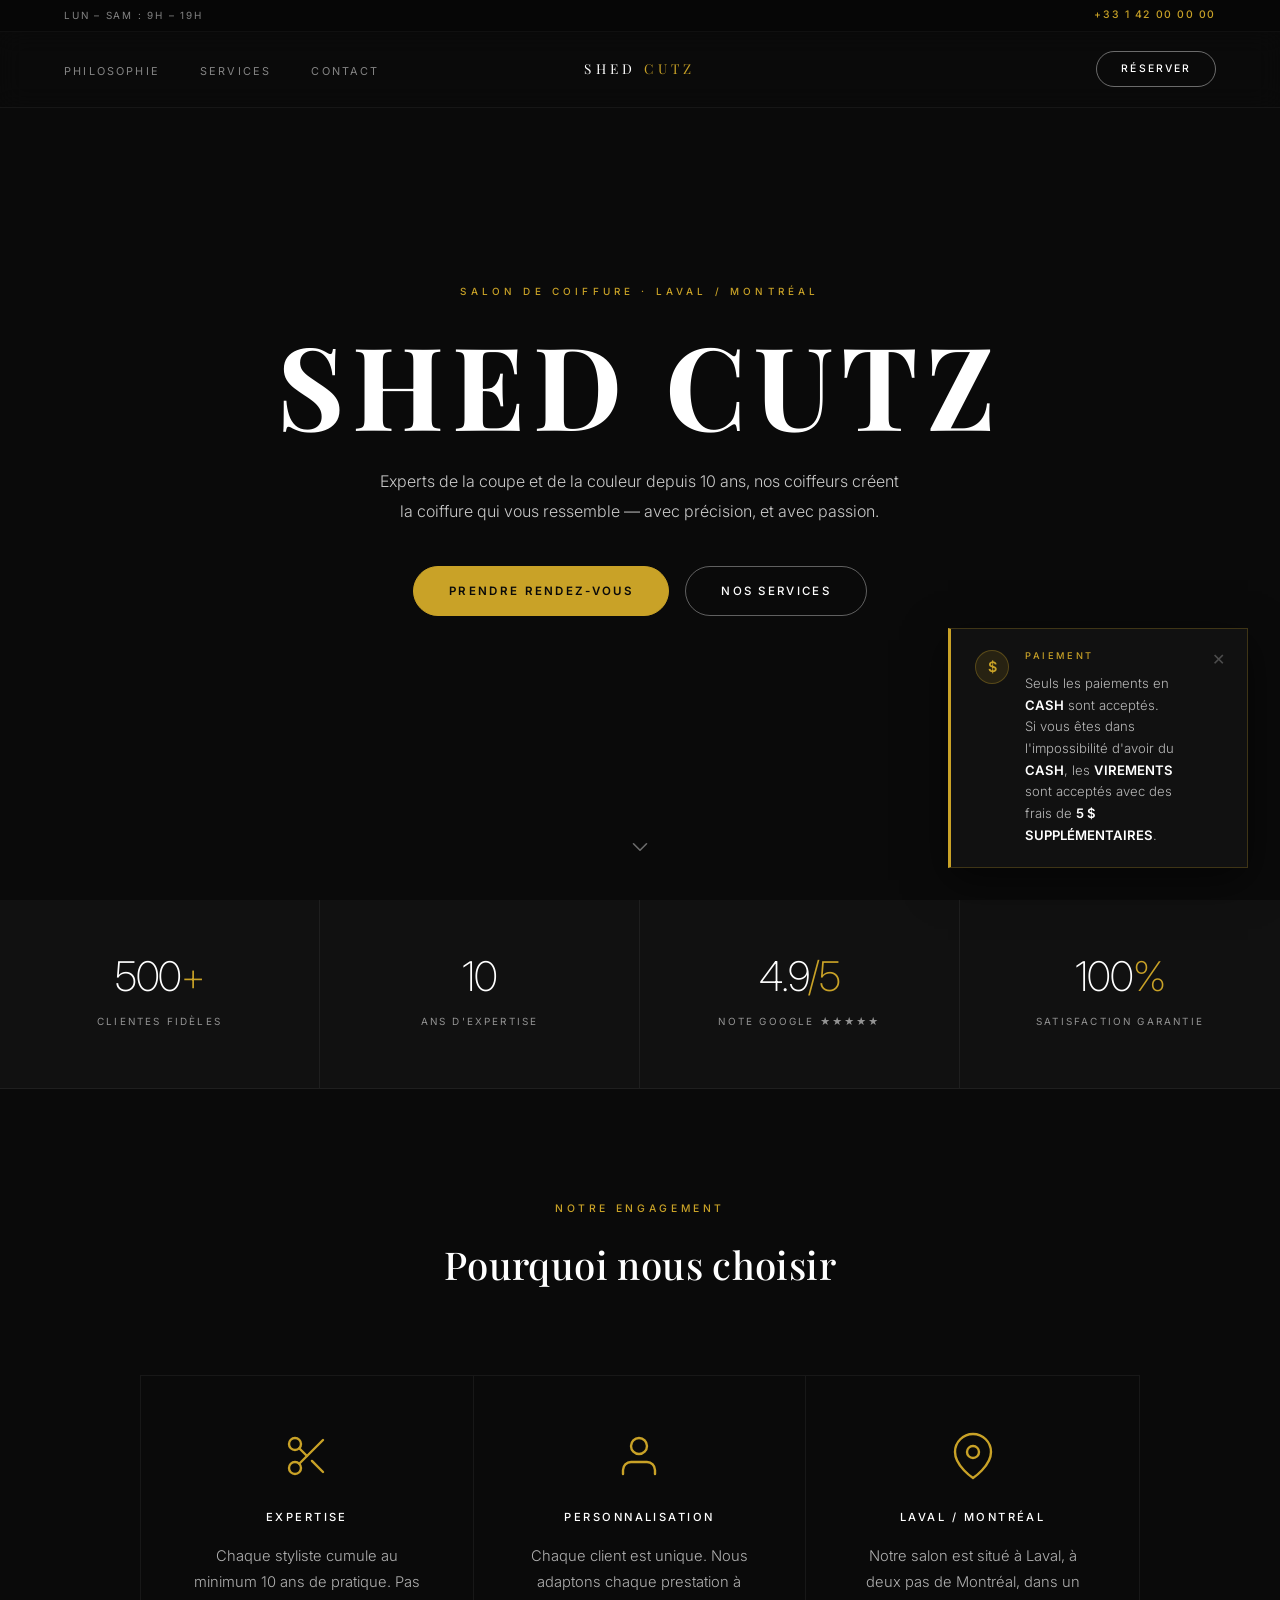
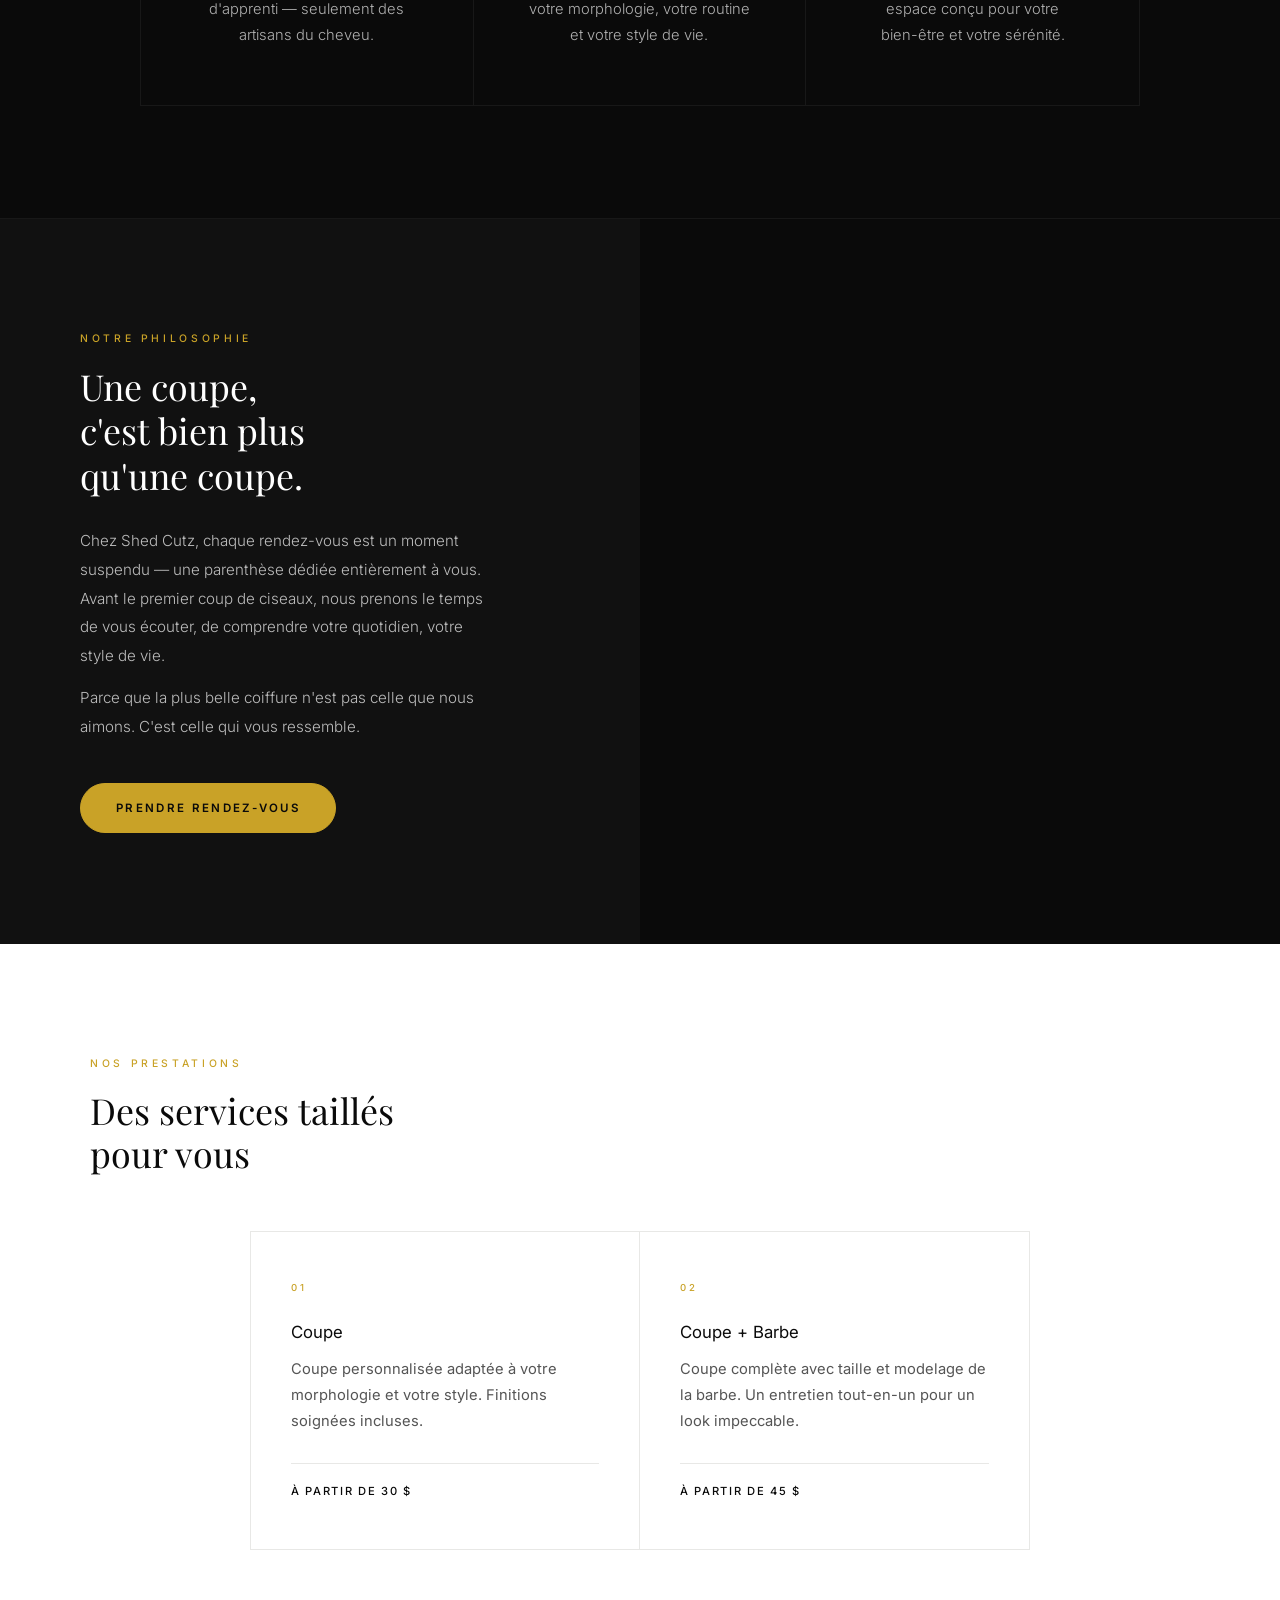
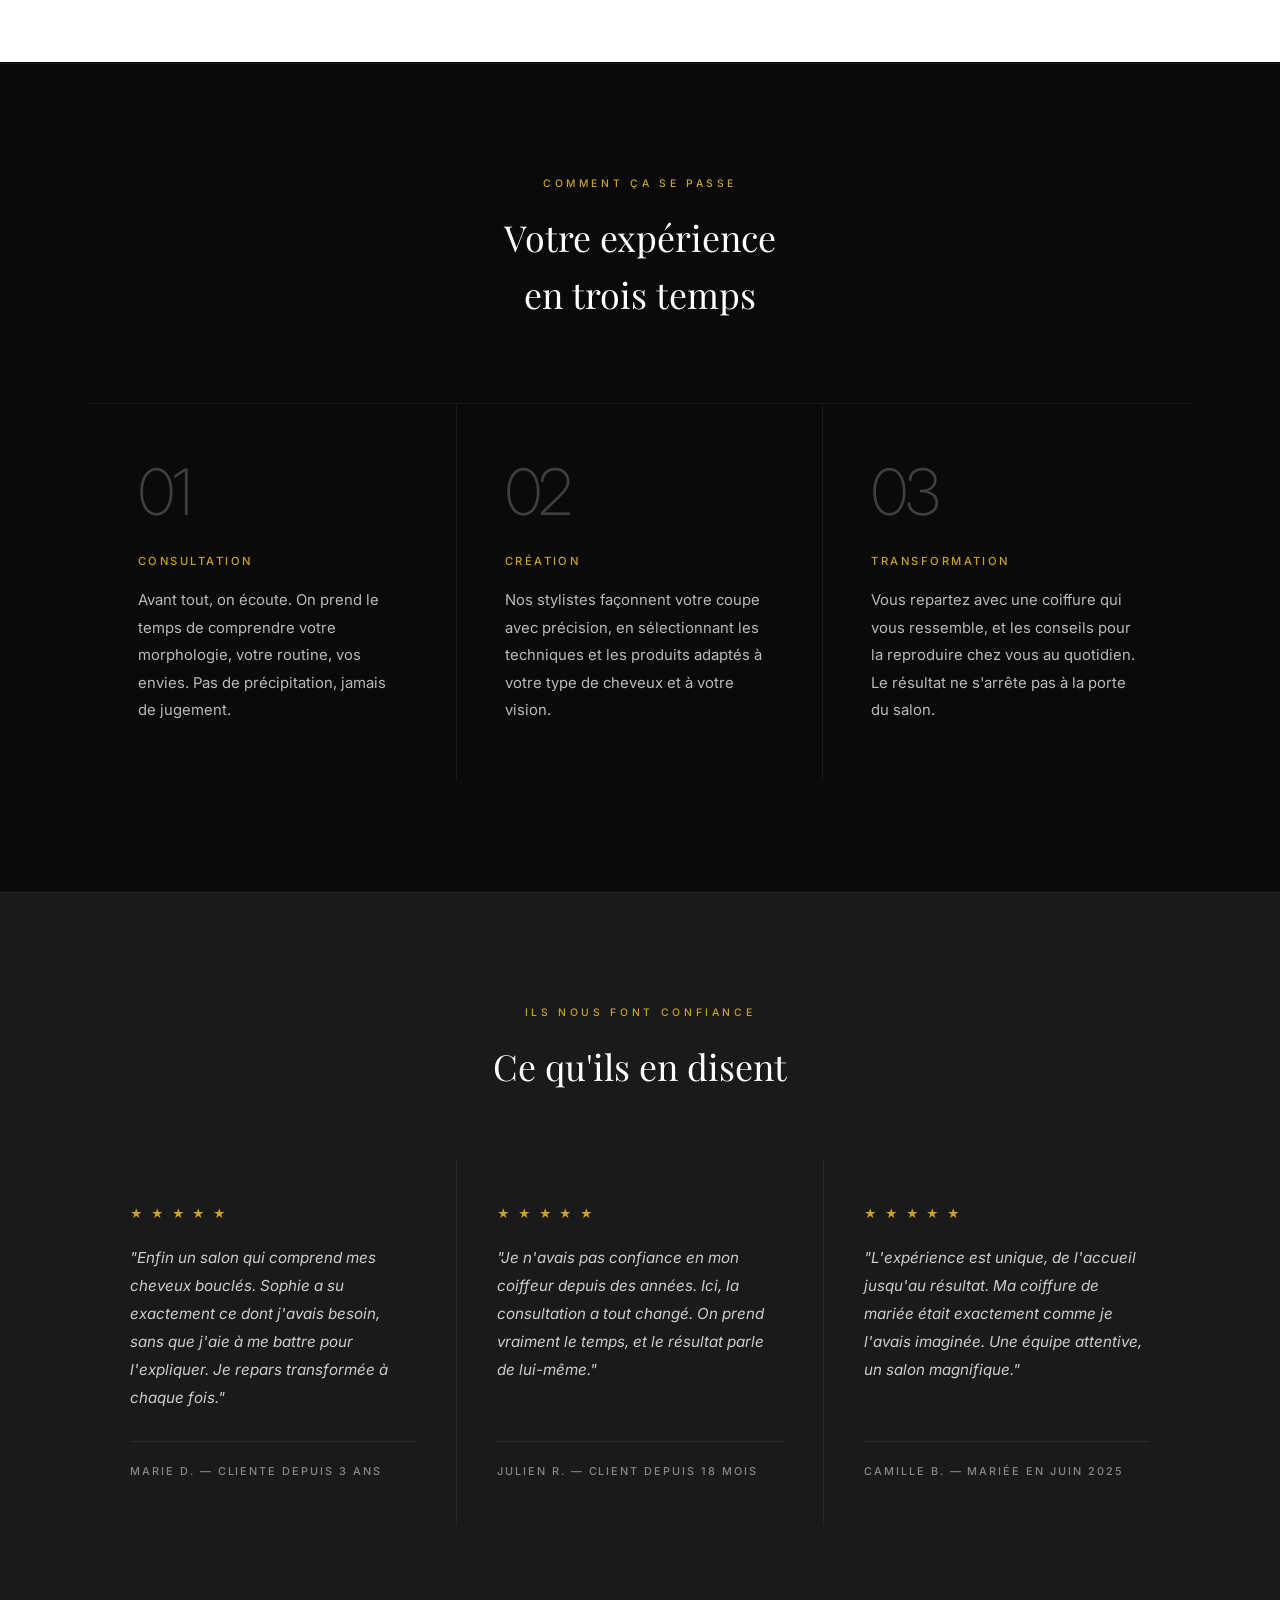
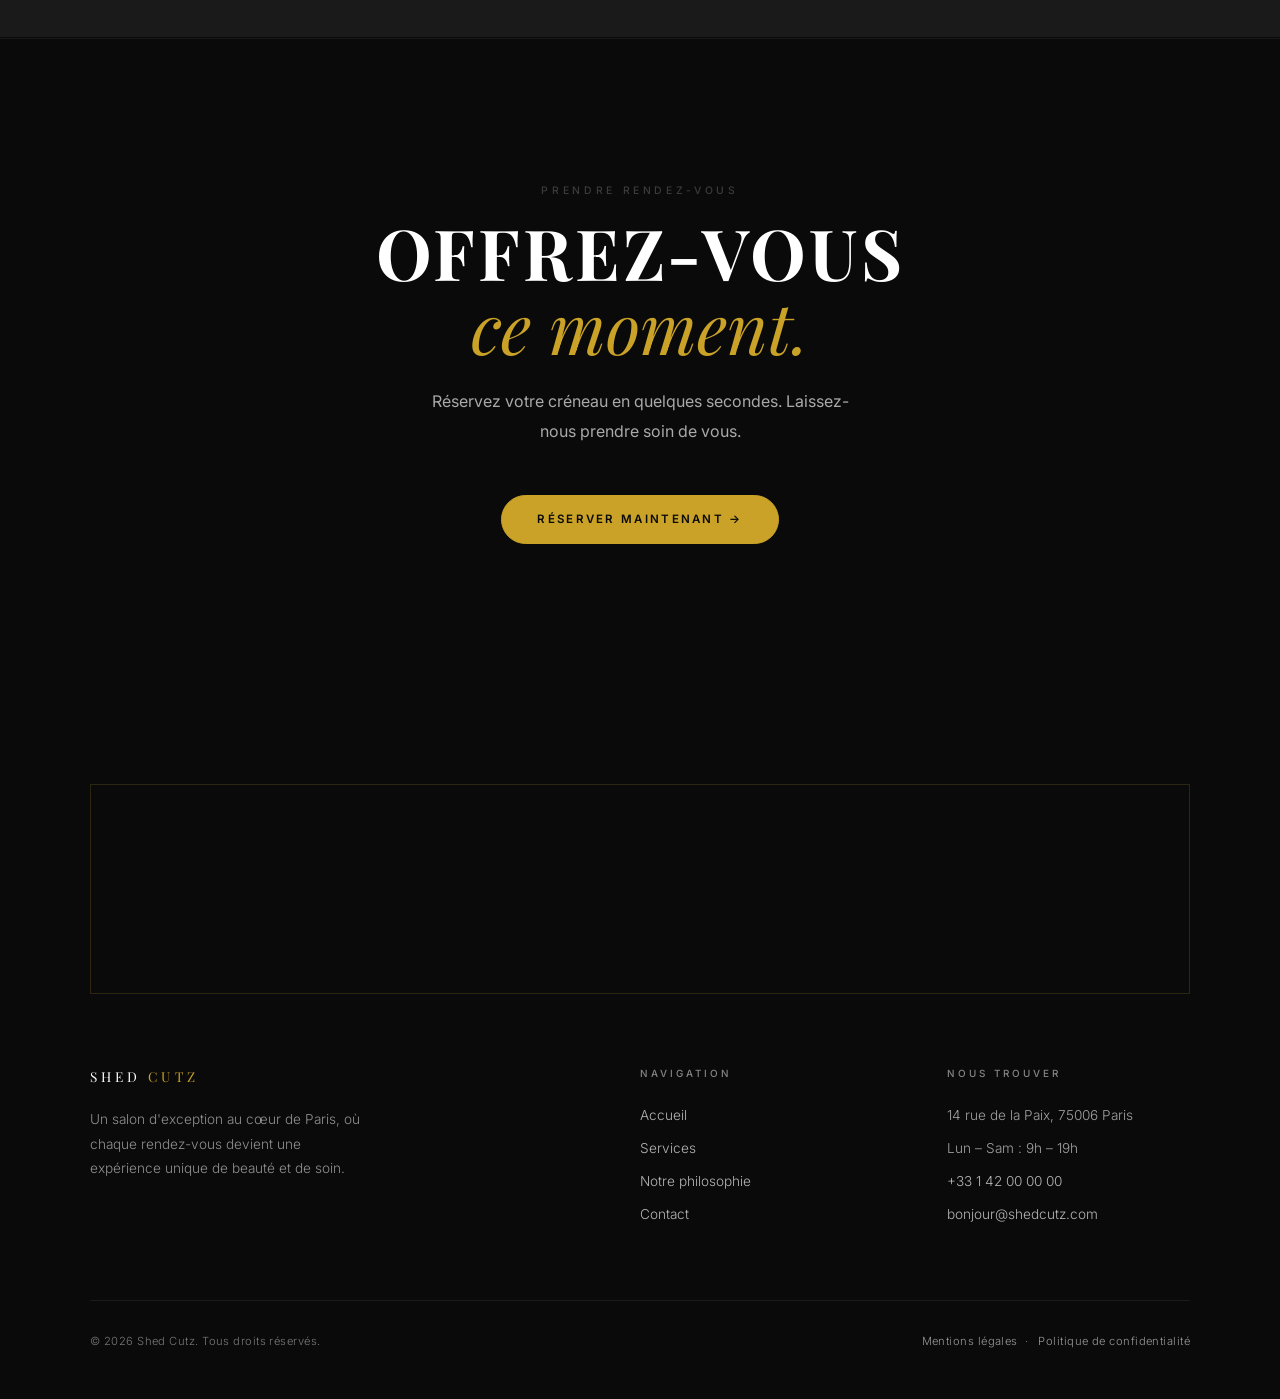
<file: index.html>
<!DOCTYPE html>
<html lang="fr">
<head>
  <meta charset="UTF-8" />
  <meta name="viewport" content="width=device-width, initial-scale=1.0" />
  <title>Shed Cutz — Salon de Coiffure à Laval / Montréal</title>
  <meta name="description" content="Shed Cutz, salon de coiffure à Laval / Montréal. Coupe, coloration, soins capillaires. Prenez rendez-vous en ligne." />
  <link rel="preconnect" href="https://fonts.googleapis.com" />
  <link rel="preconnect" href="https://fonts.gstatic.com" crossorigin />
  <link href="https://fonts.googleapis.com/css2?family=Playfair+Display:ital,wght@0,400;0,500;0,700;1,400;1,500&family=Inter:wght@300;400;500;600&display=swap" rel="stylesheet" />
  <link rel="stylesheet" href="style.css" />
  <link rel="stylesheet" href="animations.css" />
  <script>history.scrollRestoration = 'manual'; window.scrollTo(0, 0);</script>
  <style>

    /* ── PALETTE & TYPOGRAPHIE (override style.css) ── */
    :root {
      --gold:         #c9a227;
      --gold-dark:    #a88520;
      --black:        #0a0a0a;
      --topbar-h:     32px;
      /* Remplace Jost partout via la variable partagée */
      --font:         'Inter', 'Helvetica Neue', sans-serif;
      --font-display: 'Playfair Display', Georgia, serif;
    }

    body { background: var(--black); font-family: var(--font); }

    /* Playfair Display sur tous les titres principaux */
    .hero h1,
    .why-us-header h2,
    .promise-text h2,
    .services-header h2,
    .process-header h2,
    .testimonials-header h2,
    .cta-final h2,
    .nav-logo {
      font-family: var(--font-display);
    }

    /* ── TOP BAR ── */
    .top-bar {
      position: fixed;
      top: 0; left: 0; right: 0;
      z-index: 300;
      height: var(--topbar-h);
      background: #060606;
      display: flex;
      justify-content: space-between;
      align-items: center;
      padding: 0 4rem;
      border-bottom: 1px solid rgba(255,255,255,0.04);
    }

    .top-bar-hours {
      font-size: 0.62rem;
      letter-spacing: 0.18em;
      text-transform: uppercase;
      color: rgba(255,255,255,0.5);
      font-weight: 400;
    }

    .top-bar-phone {
      font-size: 0.65rem;
      letter-spacing: 0.15em;
      color: var(--gold);
      text-decoration: none;
      font-weight: 500;
      transition: opacity 0.2s;
    }
    .top-bar-phone:hover { opacity: 0.7; }

    /* ── NAV (3 colonnes : liens | logo | CTA) ── */
    nav {
      top: var(--topbar-h);
      display: grid;
      grid-template-columns: 1fr auto 1fr;
      align-items: center;
      padding: 1.2rem 4rem;
      background: rgba(10,10,10,0.9);
      backdrop-filter: blur(12px);
      -webkit-backdrop-filter: blur(12px);
    }

    .nav-links { justify-self: start; }

    nav .nav-logo {
      justify-self: center;
      font-size: 0.85rem;
      letter-spacing: 0.32em;
    }

    .footer-brand .nav-logo {
      justify-self: start;
      text-align: left;
    }

    .nav-cta { justify-self: end; }

    .nav-cta .btn {
      padding: 0.55rem 1.5rem;
      border-radius: 100px;
      font-size: 0.65rem;
      border-color: rgba(255,255,255,0.4);
    }
    .nav-cta .btn:hover {
      border-color: #fff;
      background: rgba(255,255,255,0.06);
    }

    /* ── PILL (modificateur) ── */
    .btn-pill { border-radius: 100px !important; }

    /* ── BOUTON OR PLEIN ── */
    .btn-gold-solid {
      background: var(--gold);
      color: #0a0a0a;
      border-color: var(--gold);
      font-weight: 600;
    }
    .btn-gold-solid:hover {
      background: var(--gold-dark);
      border-color: var(--gold-dark);
    }

    /* ── HERO ── */
    .hero {
      position: relative;
      height: 100vh;
      min-height: 620px;
      display: flex;
      align-items: center;
      justify-content: center;
      text-align: center;
      background: url('https://images.unsplash.com/photo-1560066984-138dadb4c035?w=1600&q=85') center/cover no-repeat;
      overflow: hidden;
    }

    .hero-overlay {
      position: absolute;
      inset: 0;
      background: linear-gradient(
        160deg,
        rgba(10,10,10,0.78) 0%,
        rgba(10,10,10,0.52) 45%,
        rgba(10,10,10,0.85) 100%
      );
    }

    .hero-content {
      position: relative;
      z-index: 2;
      padding: 0 2rem;
      max-width: 920px;
    }

    .hero-eyebrow {
      display: block;
      font-size: 0.62rem;
      letter-spacing: 0.42em;
      text-transform: uppercase;
      color: var(--gold);
      font-weight: 500;
      margin-bottom: 1.8rem;
    }

    .hero h1 {
      font-size: clamp(3.5rem, 9vw, 8rem);
      font-weight: 700;
      text-transform: uppercase;
      color: #fff;
      letter-spacing: 0.07em;
      line-height: 0.95;
      margin-bottom: 1.8rem;
    }

    .hero-desc {
      font-size: 1rem;
      line-height: 1.85;
      color: rgba(255,255,255,0.78);
      font-weight: 300;
      max-width: 520px;
      margin: 0 auto 2.5rem;
    }

    .hero-actions {
      display: flex;
      gap: 1rem;
      align-items: center;
      justify-content: center;
      flex-wrap: wrap;
    }

    /* Flèche scroll animée */
    @keyframes scrollBounce {
      0%, 100% { transform: translateX(-50%) translateY(0);  opacity: 0.35; }
      50%       { transform: translateX(-50%) translateY(8px); opacity: 0.75; }
    }

    .scroll-indicator {
      position: absolute;
      bottom: 2.5rem;
      left: 50%;
      transform: translateX(-50%);
      z-index: 2;
      color: rgba(255,255,255,0.4);
      animation: scrollBounce 2.2s ease-in-out infinite;
      cursor: pointer;
    }

    .scroll-indicator svg { width: 26px; height: 26px; display: block; }

    /* ── STATS ── */
    .stats {
      display: grid;
      grid-template-columns: repeat(4, 1fr);
      background: #111;
      border-bottom: 1px solid rgba(255,255,255,0.06);
    }

    .stat {
      padding: 3.5rem 2rem;
      text-align: center;
      border-right: 1px solid rgba(255,255,255,0.06);
    }
    .stat:last-child { border-right: none; }

    .stat-number {
      font-size: clamp(2rem, 3.2vw, 3rem);
      font-weight: 200;
      color: #fff;
      display: block;
      letter-spacing: -0.03em;
      line-height: 1;
      margin-bottom: 0.6rem;
    }
    .stat-number .accent { color: var(--gold); }

    .stat-label {
      font-size: 0.62rem;
      letter-spacing: 0.22em;
      text-transform: uppercase;
      color: rgba(255,255,255,0.55);
      font-weight: 400;
    }

    /* ── POURQUOI NOUS CHOISIR ── */
    .why-us {
      background: var(--black);
      padding: 7rem 4rem;
      border-bottom: 1px solid rgba(255,255,255,0.06);
    }

    .why-us-header {
      text-align: center;
      margin-bottom: 5rem;
    }

    .why-us-header h2 {
      font-size: clamp(1.8rem, 3vw, 2.6rem);
      font-weight: 500;
      color: #fff;
      letter-spacing: 0.01em;
      margin-top: 0.8rem;
    }

    .why-grid {
      display: grid;
      grid-template-columns: repeat(3, 1fr);
      max-width: 1000px;
      margin: 0 auto;
      border: 1px solid rgba(255,255,255,0.06);
    }

    .why-item {
      padding: 3.5rem 3rem;
      text-align: center;
      border-right: 1px solid rgba(255,255,255,0.06);
      transition: background 0.3s;
    }
    .why-item:last-child { border-right: none; }
    .why-item:hover { background: rgba(255,255,255,0.025); }

    .why-icon {
      width: 48px;
      height: 48px;
      margin: 0 auto 1.8rem;
      color: var(--gold);
    }

    .why-icon svg {
      width: 100%;
      height: 100%;
    }

    .why-item h3 {
      font-size: 0.7rem;
      font-weight: 500;
      color: #fff;
      text-transform: uppercase;
      letter-spacing: 0.22em;
      margin-bottom: 1rem;
    }

    .why-item p {
      font-size: 0.92rem;
      line-height: 1.8;
      color: rgba(255,255,255,0.68);
      font-weight: 300;
    }

    /* ── PROMESSE (fond charbon) ── */
    .promise {
      display: grid;
      grid-template-columns: 1fr 1fr;
    }

    .promise-text {
      padding: 7rem 5rem;
      display: flex;
      flex-direction: column;
      justify-content: center;
      background: #111;
    }

    .promise-text h2 {
      font-size: clamp(1.8rem, 2.8vw, 2.8rem);
      font-weight: 400;
      line-height: 1.25;
      color: #fff;
      letter-spacing: 0;
      margin-bottom: 1.8rem;
    }

    .promise-text p {
      font-size: 0.95rem;
      line-height: 1.9;
      color: rgba(255,255,255,0.72);
      font-weight: 300;
      max-width: 420px;
      margin-bottom: 0.8rem;
    }

    .promise-text .btn { margin-top: 1.8rem; align-self: flex-start; }

    .promise-photo {
      background: url('https://images.unsplash.com/photo-1562322140-8baeececf3df?w=900&q=85') center/cover no-repeat;
      min-height: 500px;
    }

    /* ── SERVICES (blanc — unique section de contraste) ── */
    .services {
      background: #fff;
      padding: 7rem 4rem;
    }

    .services-header {
      display: flex;
      justify-content: space-between;
      align-items: flex-end;
      max-width: 1100px;
      margin: 0 auto 3.5rem;
    }

    .services-header h2 {
      font-size: clamp(1.8rem, 2.8vw, 2.8rem);
      font-weight: 400;
      color: #0a0a0a;
      letter-spacing: 0;
      line-height: 1.2;
    }

    .services-grid {
      display: grid;
      grid-template-columns: repeat(2, 1fr);
      max-width: 780px;
      margin: 0 auto;
      border: 1px solid #e8e8e6;
    }

    .service-card {
      background: #fff;
      padding: 3rem 2.5rem;
      border-right: 1px solid #e8e8e6;
      transition: background 0.3s;
      position: relative;
      overflow: hidden;
    }

    .service-card::after {
      content: '';
      position: absolute;
      bottom: 0; left: 0;
      width: 0; height: 2px;
      background: var(--gold);
      transition: width 0.4s ease;
    }

    .service-card:hover { background: #f7f7f5; }
    .service-card:hover::after { width: 100%; }
    .service-card:nth-child(2n)    { border-right: none; }

    .service-num {
      font-size: 0.6rem;
      letter-spacing: 0.3em;
      color: var(--gold);
      font-weight: 500;
      display: block;
      margin-bottom: 1.5rem;
    }

    .service-card h3 {
      font-size: 1.05rem;
      font-weight: 400;
      color: #0a0a0a;
      margin-bottom: 0.7rem;
    }

    .service-card p {
      font-size: 0.92rem;
      line-height: 1.75;
      color: #555;
      font-weight: 400;
      margin-bottom: 1.8rem;
    }

    .service-price {
      font-size: 0.7rem;
      font-weight: 500;
      letter-spacing: 0.15em;
      text-transform: uppercase;
      color: #0a0a0a;
      padding-top: 1.2rem;
      border-top: 1px solid #e8e8e6;
      display: block;
    }

    /* ── PROCESSUS (fond noir) ── */
    .process {
      background: var(--black);
      padding: 7rem 4rem;
      border-top: 1px solid rgba(255,255,255,0.06);
    }

    .process-header {
      text-align: center;
      max-width: 500px;
      margin: 0 auto 5rem;
    }

    .process-header h2 {
      font-size: clamp(1.8rem, 2.8vw, 2.8rem);
      font-weight: 400;
      color: #fff;
      letter-spacing: 0;
    }

    .process-grid {
      display: grid;
      grid-template-columns: repeat(3, 1fr);
      max-width: 1100px;
      margin: 0 auto;
      border-top: 1px solid rgba(255,255,255,0.06);
    }

    .process-step {
      padding: 3.5rem 3rem;
      border-right: 1px solid rgba(255,255,255,0.06);
    }
    .process-step:last-child { border-right: none; }

    .process-num {
      font-size: 4rem;
      font-weight: 200;
      color: rgba(255,255,255,0.22);
      display: block;
      line-height: 1;
      margin-bottom: 1.8rem;
      letter-spacing: -0.05em;
    }

    .process-step h3 {
      font-size: 0.7rem;
      font-weight: 500;
      color: var(--gold);
      letter-spacing: 0.22em;
      text-transform: uppercase;
      margin-bottom: 1rem;
    }

    .process-step p {
      font-size: 0.93rem;
      line-height: 1.85;
      color: rgba(255,255,255,0.72);
      font-weight: 400;
    }

    /* ── TÉMOIGNAGES (charbon) ── */
    .testimonials {
      background: #1a1a1a;
      padding: 7rem 4rem;
      border-top: 1px solid rgba(255,255,255,0.05);
    }

    .testimonials-header {
      text-align: center;
      margin-bottom: 4rem;
    }

    .testimonials-header h2 {
      font-size: clamp(1.8rem, 2.8vw, 2.8rem);
      font-weight: 400;
      color: #fff;
      letter-spacing: 0;
    }

    .testimonials-grid {
      display: grid;
      grid-template-columns: repeat(3, 1fr);
      gap: 1px;
      max-width: 1100px;
      margin: 0 auto;
      background: rgba(255,255,255,0.05);
    }

    .testimonial-card {
      background: #1a1a1a;
      padding: 2.8rem 2.5rem;
      display: flex;
      flex-direction: column;
    }

    .testimonial-stars {
      color: var(--gold);
      font-size: 0.75rem;
      letter-spacing: 0.2em;
      display: block;
      margin-bottom: 1.3rem;
    }

    .testimonial-text {
      font-size: 0.95rem;
      line-height: 1.85;
      color: rgba(255,255,255,0.78);
      font-weight: 400;
      font-style: italic;
      flex: 1;
      margin-bottom: 1.8rem;
    }

    .testimonial-author {
      font-size: 0.68rem;
      font-weight: 500;
      letter-spacing: 0.18em;
      text-transform: uppercase;
      color: rgba(255,255,255,0.48);
      padding-top: 1.3rem;
      border-top: 1px solid rgba(255,255,255,0.08);
      display: block;
    }

    /* ── CTA FINAL ── */
    .cta-final {
      background: var(--black);
      padding: 9rem 4rem;
      text-align: center;
      border-top: 1px solid rgba(255,255,255,0.06);
    }

    .cta-final .section-eyebrow { color: rgba(255,255,255,0.2); }

    .cta-final h2 {
      font-size: clamp(2.8rem, 5.5vw, 5rem);
      font-weight: 700;
      color: #fff;
      text-transform: uppercase;
      letter-spacing: 0.04em;
      line-height: 1.05;
      margin-bottom: 1.5rem;
    }

    .cta-final h2 em {
      font-style: italic;
      font-weight: 400;
      text-transform: none;
      letter-spacing: 0;
      color: var(--gold);
    }

    .cta-final p {
      font-size: 1rem;
      color: rgba(255,255,255,0.65);
      font-weight: 400;
      max-width: 440px;
      margin: 0 auto 3rem;
      line-height: 1.85;
    }

    /* ── FOOTER ── */
    footer {
      border-top: 1px solid rgba(201,162,39,0.2);
    }

    /* Meilleur contraste texte footer */
    .footer-brand p       { color: rgba(255,255,255,0.55) !important; }
    .footer-col h4        { color: rgba(255,255,255,0.5)  !important; }
    .footer-col ul li     { color: rgba(255,255,255,0.62) !important; }
    .footer-col ul li a   { color: rgba(255,255,255,0.7)  !important; }
    .footer-bottom        { color: rgba(255,255,255,0.45) !important; }
    .footer-bottom a      { color: rgba(255,255,255,0.58) !important; }

    .footer-map {
      max-width: 1100px;
      margin: 0 auto 4.5rem;
      height: 210px;
      overflow: hidden;
      border: 1px solid rgba(201, 162, 39, 0.18);
    }

    .footer-map iframe {
      width: 100%;
      height: 100%;
      border: none;
      display: block;
      filter: invert(93%) hue-rotate(195deg) saturate(0.45) brightness(0.82);
    }

    /* ── RESPONSIVE ── */
    @media (max-width: 900px) {
      .top-bar { padding: 0 1.5rem; }
      .top-bar-hours { display: none; }

      nav {
        display: flex;
        justify-content: center;
        padding: 1rem 1.5rem;
      }
      .nav-links { display: none; }
      .nav-cta   { display: none; }

      .hero h1 { font-size: clamp(2.8rem, 10vw, 4.5rem); letter-spacing: 0.04em; line-height: 0.95; }

      .stats { grid-template-columns: repeat(2, 1fr); }
      .stat  { border-right: none; border-bottom: 1px solid rgba(255,255,255,0.06); }
      .stat:nth-child(odd)    { border-right: 1px solid rgba(255,255,255,0.06); }
      .stat:nth-child(3),
      .stat:nth-child(4)      { border-bottom: none; }

      .why-us   { padding: 5rem 1.5rem; }
      .why-grid { grid-template-columns: 1fr; }
      .why-item { border-right: none; border-bottom: 1px solid rgba(255,255,255,0.06); }
      .why-item:last-child { border-bottom: none; }

      .promise              { grid-template-columns: 1fr; }
      .promise-photo        { min-height: 300px; order: -1; }
      .promise-text         { padding: 4rem 1.5rem; }
      .promise-text p       { max-width: 100%; }

      .services             { padding: 5rem 1.5rem; }
      .services-header      { flex-direction: column; align-items: flex-start; gap: 1.5rem; }
      .services-grid        { grid-template-columns: 1fr; }
      .service-card         { border-right: none !important; }
      .service-card:last-child { border-bottom: none !important; }

      .process              { padding: 5rem 1.5rem; }
      .process-grid         { grid-template-columns: 1fr; border-top: none; }
      .process-step         { border-right: none; border-top: 1px solid rgba(255,255,255,0.06); }

      .testimonials         { padding: 5rem 1.5rem; }
      .testimonials-grid    { grid-template-columns: 1fr; }

      .cta-final            { padding: 6rem 1.5rem; }
    }
  </style>
</head>
<body>

  <!-- TOP BAR -->
  <div class="top-bar">
    <span class="top-bar-hours">Lun – Sam : 9h – 19h</span>
    <a href="tel:+33142000000" class="top-bar-phone">+33 1 42 00 00 00</a>
  </div>


  <!-- NAVIGATION (liens | logo centré | CTA pilule) -->
  <nav>
    <ul class="nav-links">
      <li><a href="#philosophie">Philosophie</a></li>
      <li><a href="#services">Services</a></li>
      <li><a href="#contact">Contact</a></li>
    </ul>

    <a href="index.html" class="nav-logo">Shed <span class="accent">Cutz</span></a>

    <div class="nav-cta">
      <a href="https://cal.com/rayan-vqnpnn" target="_blank" rel="noopener noreferrer" class="btn btn-outline-white">Réserver</a>
    </div>
  </nav>


  <!-- ① HERO — Photo pleine hauteur + overlay + nom en grand -->
  <section class="hero">
    <div class="hero-overlay"></div>

    <div class="hero-content">
      <span class="hero-eyebrow">Salon de coiffure · Laval / Montréal</span>
      <h1>Shed Cutz</h1>
      <p class="hero-desc">
        Experts de la coupe et de la couleur depuis 10 ans,
        nos coiffeurs créent la coiffure qui vous ressemble —
        avec précision, et avec passion.
      </p>
      <div class="hero-actions">
        <a href="https://cal.com/rayan-vqnpnn" target="_blank" rel="noopener noreferrer" class="btn btn-gold-solid btn-pill">Prendre rendez-vous</a>
        <a href="#services" class="btn btn-outline-white btn-pill">Nos services</a>
      </div>
    </div>

    <a href="#stats" class="scroll-indicator" aria-label="Défiler vers le bas">
      <svg viewBox="0 0 24 24" fill="none" stroke="currentColor" stroke-width="1.5" stroke-linecap="round" stroke-linejoin="round">
        <polyline points="6 9 12 15 18 9"></polyline>
      </svg>
    </a>
  </section>


  <!-- ② STATS — Preuve immédiate -->
  <div class="stats" id="stats" aria-label="Chiffres clés">
    <div class="stat">
      <span class="stat-number">500<span class="accent">+</span></span>
      <span class="stat-label">Clientes fidèles</span>
    </div>
    <div class="stat">
      <span class="stat-number">10</span>
      <span class="stat-label">Ans d'expertise</span>
    </div>
    <div class="stat">
      <span class="stat-number">4.9<span class="accent">/5</span></span>
      <span class="stat-label">Note Google ★★★★★</span>
    </div>
    <div class="stat">
      <span class="stat-number">100<span class="accent">%</span></span>
      <span class="stat-label">Satisfaction garantie</span>
    </div>
  </div>


  <!-- ③ POURQUOI NOUS CHOISIR — Différenciation -->
  <section class="why-us">
    <div class="why-us-header">
      <span class="section-eyebrow">Notre engagement</span>
      <h2>Pourquoi nous choisir</h2>
    </div>

    <div class="why-grid">
      <div class="why-item">
        <div class="why-icon">
          <svg viewBox="0 0 24 24" fill="none" stroke="currentColor" stroke-width="1.2" stroke-linecap="round" stroke-linejoin="round">
            <circle cx="6" cy="6" r="3"/>
            <circle cx="6" cy="18" r="3"/>
            <line x1="20" y1="4" x2="8.12" y2="15.88"/>
            <line x1="14.47" y1="14.48" x2="20" y2="20"/>
            <line x1="8.12" y1="8.12" x2="12" y2="12"/>
          </svg>
        </div>
        <h3>Expertise</h3>
        <p>Chaque styliste cumule au minimum 10 ans de pratique. Pas d'apprenti — seulement des artisans du cheveu.</p>
      </div>

      <div class="why-item">
        <div class="why-icon">
          <svg viewBox="0 0 24 24" fill="none" stroke="currentColor" stroke-width="1.2" stroke-linecap="round" stroke-linejoin="round">
            <path d="M20 21v-2a4 4 0 0 0-4-4H8a4 4 0 0 0-4 4v2"/>
            <circle cx="12" cy="7" r="4"/>
          </svg>
        </div>
        <h3>Personnalisation</h3>
        <p>Chaque client est unique. Nous adaptons chaque prestation à votre morphologie, votre routine et votre style de vie.</p>
      </div>

      <div class="why-item">
        <div class="why-icon">
          <svg viewBox="0 0 24 24" fill="none" stroke="currentColor" stroke-width="1.2" stroke-linecap="round" stroke-linejoin="round">
            <path d="M21 10c0 7-9 13-9 13s-9-6-9-13a9 9 0 0 1 18 0z"/>
            <circle cx="12" cy="10" r="3"/>
          </svg>
        </div>
        <h3>Laval / Montréal</h3>
        <p>Notre salon est situé à Laval, à deux pas de Montréal, dans un espace conçu pour votre bien-être et votre sérénité.</p>
      </div>
    </div>
  </section>


  <!-- ④ PROMESSE — Émotion, fond charbon -->
  <section class="promise" id="philosophie">
    <div class="promise-text">
      <span class="section-eyebrow">Notre philosophie</span>
      <h2>Une coupe,<br>c'est bien plus<br>qu'une coupe.</h2>
      <p>
        Chez Shed Cutz, chaque rendez-vous est un moment suspendu —
        une parenthèse dédiée entièrement à vous. Avant le premier coup de
        ciseaux, nous prenons le temps de vous écouter, de comprendre votre
        quotidien, votre style de vie.
      </p>
      <p>
        Parce que la plus belle coiffure n'est pas celle que nous aimons.
        C'est celle qui vous ressemble.
      </p>
      <a href="https://cal.com/rayan-vqnpnn" target="_blank" rel="noopener noreferrer" class="btn btn-gold-solid btn-pill">Prendre rendez-vous</a>
    </div>
    <div class="promise-photo" role="img" aria-label="Styliste travaillant sur une cliente"></div>
  </section>


  <!-- ⑤ SERVICES — Section blanche (contraste) -->
  <section class="services" id="services">
    <div class="services-header">
      <div>
        <span class="section-eyebrow">Nos prestations</span>
        <h2>Des services taillés<br>pour vous</h2>
      </div>
    </div>

    <div class="services-grid">
      <div class="service-card">
        <span class="service-num">01</span>
        <h3>Coupe</h3>
        <p>Coupe personnalisée adaptée à votre morphologie et votre style. Finitions soignées incluses.</p>
        <span class="service-price">À partir de 30 $</span>
      </div>
      <div class="service-card">
        <span class="service-num">02</span>
        <h3>Coupe + Barbe</h3>
        <p>Coupe complète avec taille et modelage de la barbe. Un entretien tout-en-un pour un look impeccable.</p>
        <span class="service-price">À partir de 45 $</span>
      </div>
    </div>
  </section>


  <!-- ⑥ PROCESSUS — Réassurance, fond noir -->
  <section class="process">
    <div class="process-header">
      <span class="section-eyebrow">Comment ça se passe</span>
      <h2>Votre expérience<br>en trois temps</h2>
    </div>

    <div class="process-grid">
      <div class="process-step">
        <span class="process-num">01</span>
        <h3>Consultation</h3>
        <p>Avant tout, on écoute. On prend le temps de comprendre votre morphologie, votre routine, vos envies. Pas de précipitation, jamais de jugement.</p>
      </div>
      <div class="process-step">
        <span class="process-num">02</span>
        <h3>Création</h3>
        <p>Nos stylistes façonnent votre coupe avec précision, en sélectionnant les techniques et les produits adaptés à votre type de cheveux et à votre vision.</p>
      </div>
      <div class="process-step">
        <span class="process-num">03</span>
        <h3>Transformation</h3>
        <p>Vous repartez avec une coiffure qui vous ressemble, et les conseils pour la reproduire chez vous au quotidien. Le résultat ne s'arrête pas à la porte du salon.</p>
      </div>
    </div>
  </section>


  <!-- ⑦ TÉMOIGNAGES — Preuve sociale, fond charbon -->
  <section class="testimonials">
    <div class="testimonials-header">
      <span class="section-eyebrow">Ils nous font confiance</span>
      <h2>Ce qu'ils en disent</h2>
    </div>

    <div class="testimonials-grid">
      <div class="testimonial-card">
        <span class="testimonial-stars">★ ★ ★ ★ ★</span>
        <p class="testimonial-text">"Enfin un salon qui comprend mes cheveux bouclés. Sophie a su exactement ce dont j'avais besoin, sans que j'aie à me battre pour l'expliquer. Je repars transformée à chaque fois."</p>
        <span class="testimonial-author">Marie D. — Cliente depuis 3 ans</span>
      </div>
      <div class="testimonial-card">
        <span class="testimonial-stars">★ ★ ★ ★ ★</span>
        <p class="testimonial-text">"Je n'avais pas confiance en mon coiffeur depuis des années. Ici, la consultation a tout changé. On prend vraiment le temps, et le résultat parle de lui-même."</p>
        <span class="testimonial-author">Julien R. — Client depuis 18 mois</span>
      </div>
      <div class="testimonial-card">
        <span class="testimonial-stars">★ ★ ★ ★ ★</span>
        <p class="testimonial-text">"L'expérience est unique, de l'accueil jusqu'au résultat. Ma coiffure de mariée était exactement comme je l'avais imaginée. Une équipe attentive, un salon magnifique."</p>
        <span class="testimonial-author">Camille B. — Mariée en juin 2025</span>
      </div>
    </div>
  </section>


  <!-- ⑧ CTA FINAL — Conversion, fond noir, pilule dorée -->
  <section class="cta-final">
    <span class="section-eyebrow">Prendre rendez-vous</span>
    <h2>Offrez-vous<br><em>ce moment.</em></h2>
    <p>Réservez votre créneau en quelques secondes. Laissez-nous prendre soin de vous.</p>
    <a href="https://cal.com/rayan-vqnpnn" target="_blank" rel="noopener noreferrer" class="btn btn-gold-solid btn-pill">Réserver maintenant &rarr;</a>
  </section>


  <!-- ⑨ FOOTER -->
  <footer id="contact">
    <div class="footer-map">
      <iframe
        src="https://www.openstreetmap.org/export/embed.html?bbox=-73.7450%2C45.4950%2C-73.6950%2C45.5300&amp;layer=mapnik&amp;marker=45.5125%2C-73.7207"
        title="Localisation Shed Cutz — H4J, Montréal, Québec"
        loading="lazy"
        referrerpolicy="no-referrer">
      </iframe>
    </div>

    <div class="footer-grid">
      <div class="footer-brand">
        <a href="index.html" class="nav-logo">Shed <span class="accent">Cutz</span></a>
        <p>Un salon d'exception au cœur de Paris, où chaque rendez-vous devient une expérience unique de beauté et de soin.</p>
      </div>

      <div class="footer-col">
        <h4>Navigation</h4>
        <ul>
          <li><a href="index.html">Accueil</a></li>
          <li><a href="#services">Services</a></li>
          <li><a href="#philosophie">Notre philosophie</a></li>
          <li><a href="#contact">Contact</a></li>
        </ul>
      </div>

      <div class="footer-col">
        <h4>Nous trouver</h4>
        <ul>
          <li>14 rue de la Paix, 75006 Paris</li>
          <li>Lun – Sam : 9h – 19h</li>
          <li><a href="tel:+33142000000">+33 1 42 00 00 00</a></li>
          <li><a href="mailto:bonjour@shedcutz.com">bonjour@shedcutz.com</a></li>
        </ul>
      </div>
    </div>

    <div class="footer-bottom">
      <span>&copy; 2026 Shed Cutz. Tous droits réservés.</span>
      <span>
        <a href="mentions-legales.html">Mentions légales</a>&nbsp;&nbsp;·&nbsp;&nbsp;
        <a href="confidentialite.html">Politique de confidentialité</a>
      </span>
    </div>
  </footer>

  <script src="animations.js" defer></script>
</body>
</html>
</file>
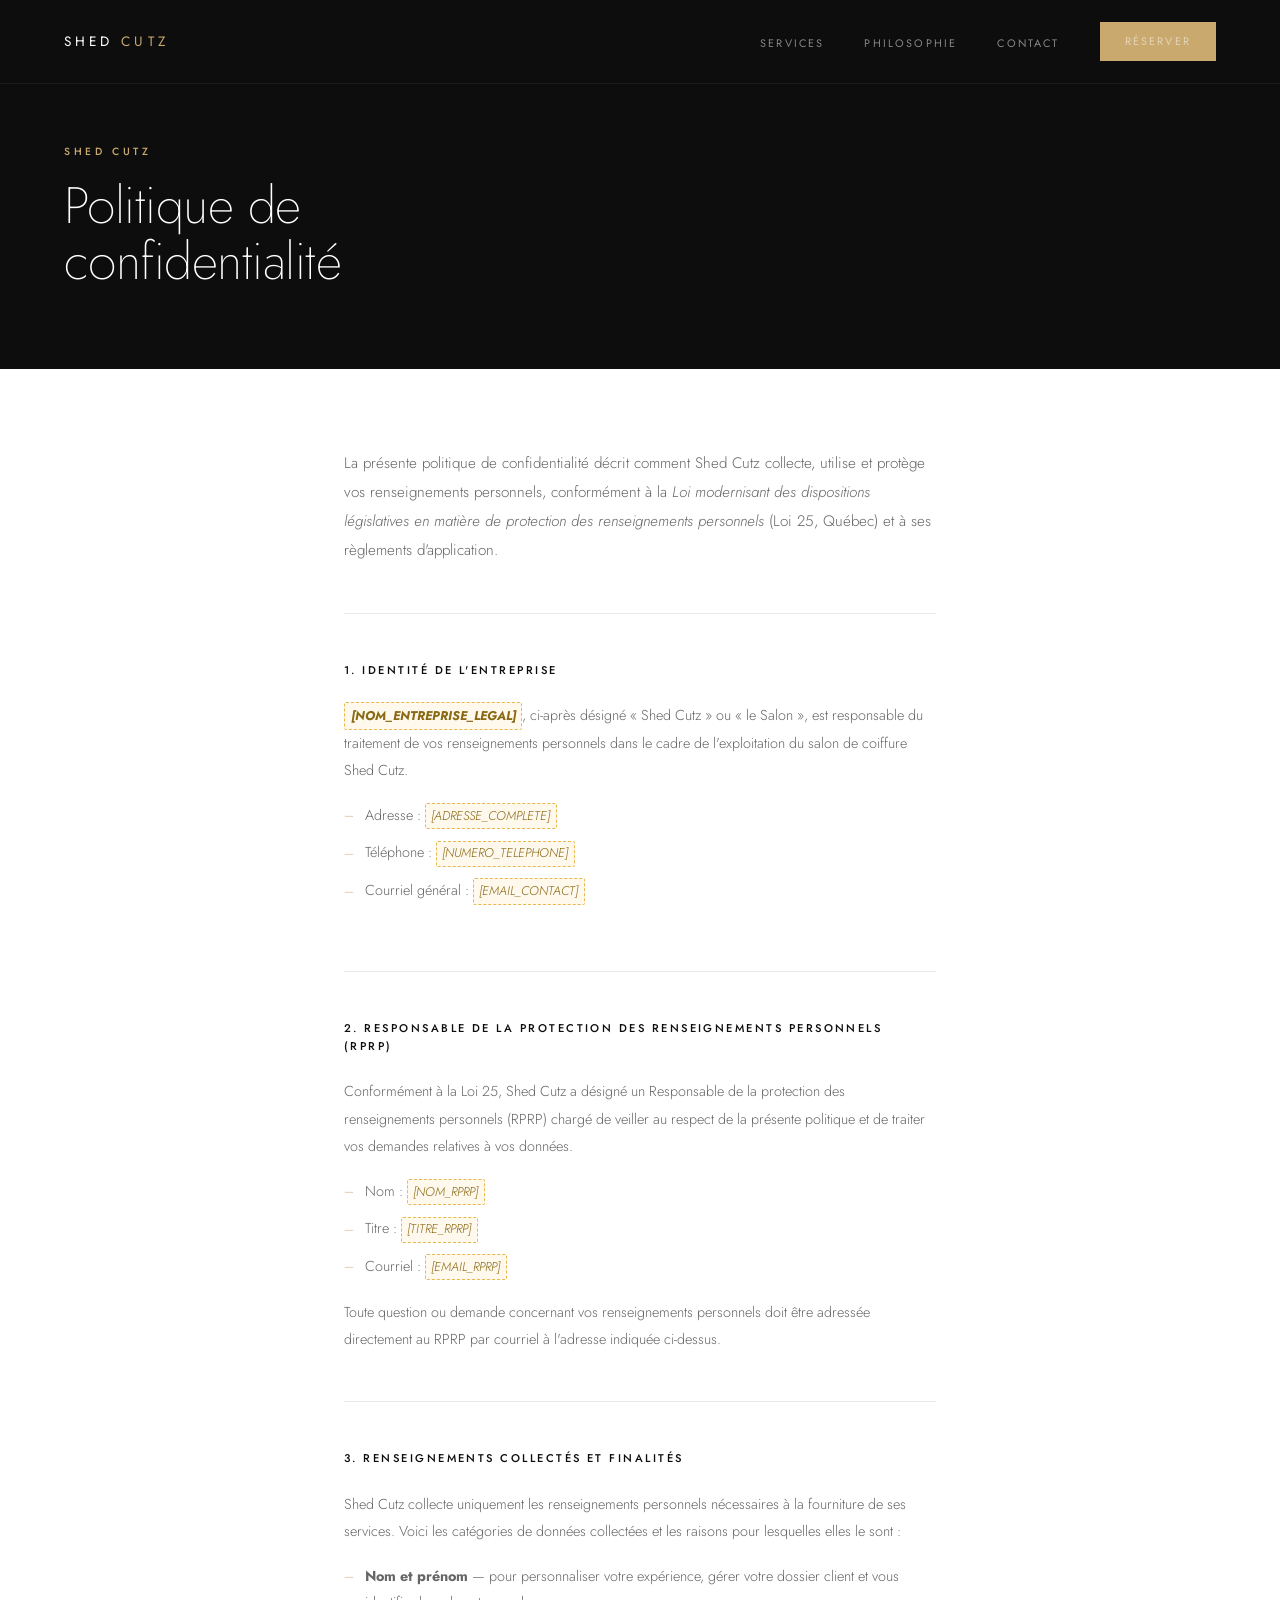
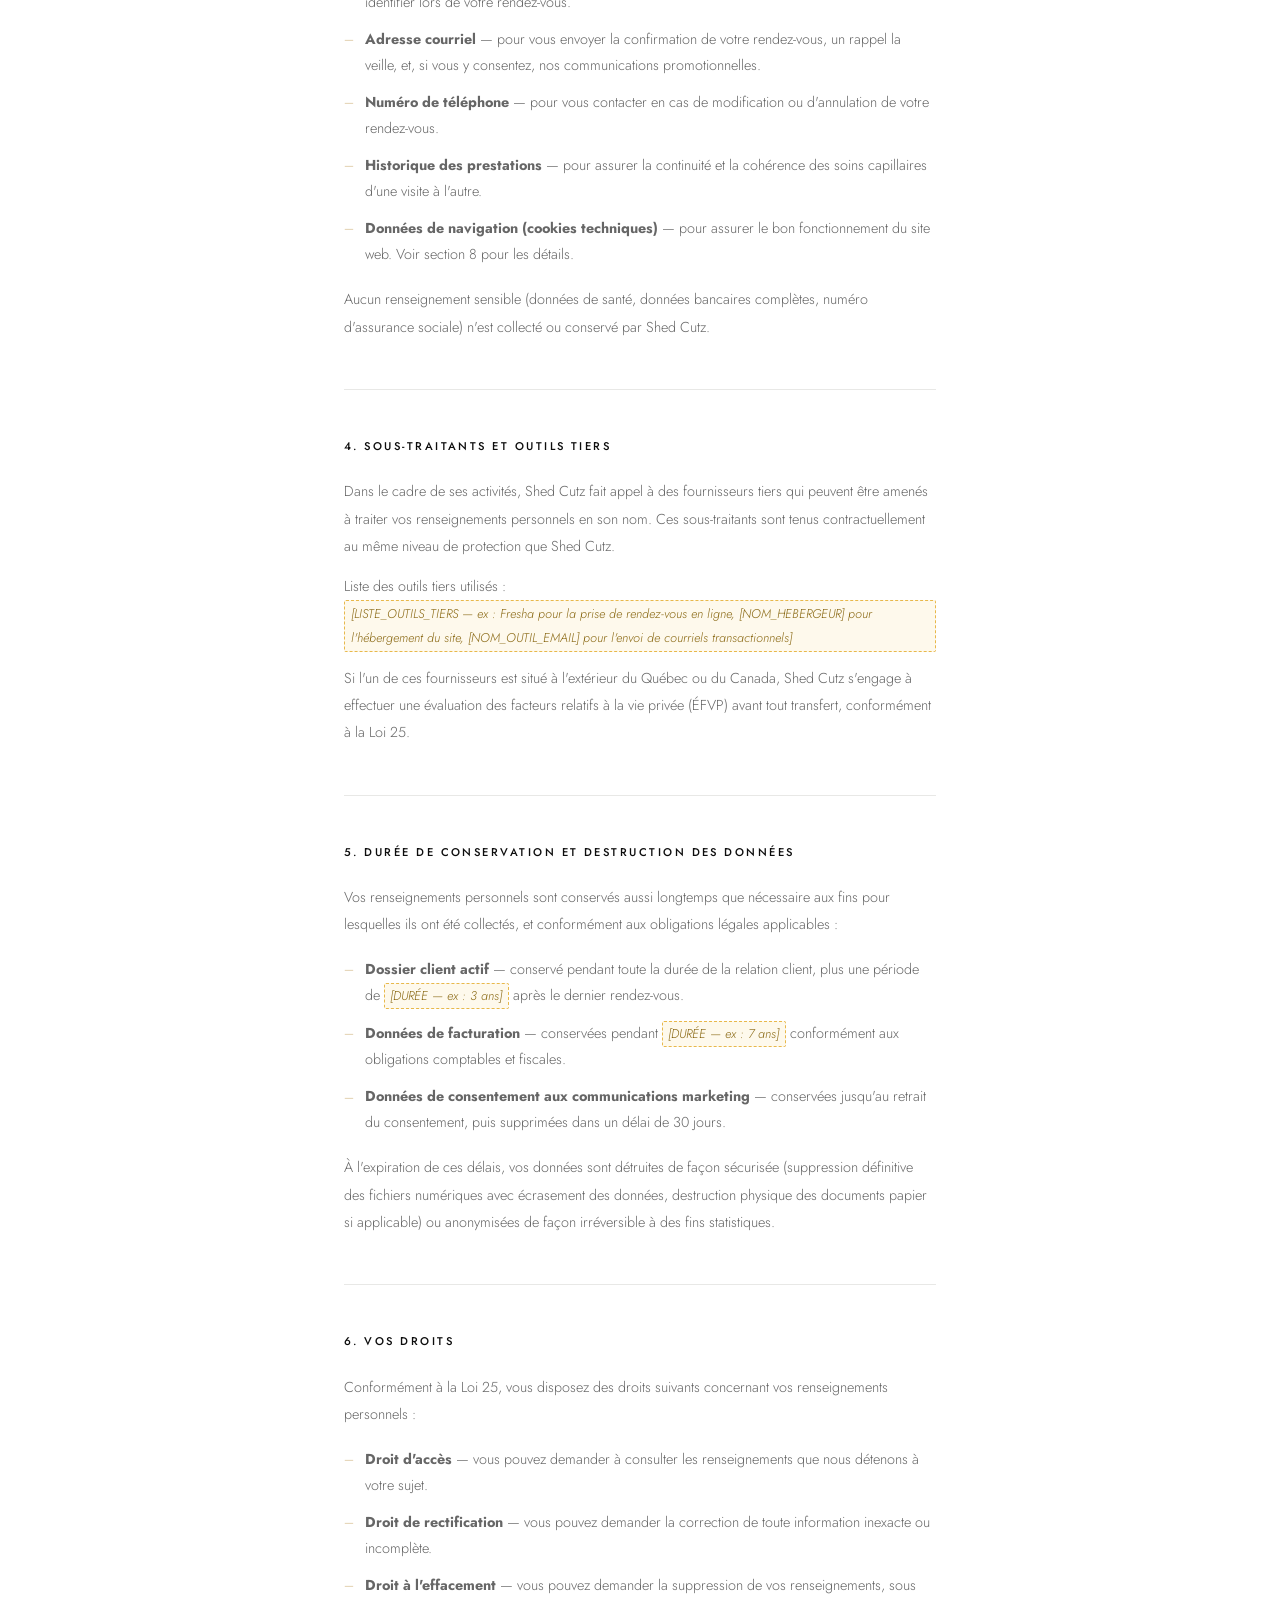
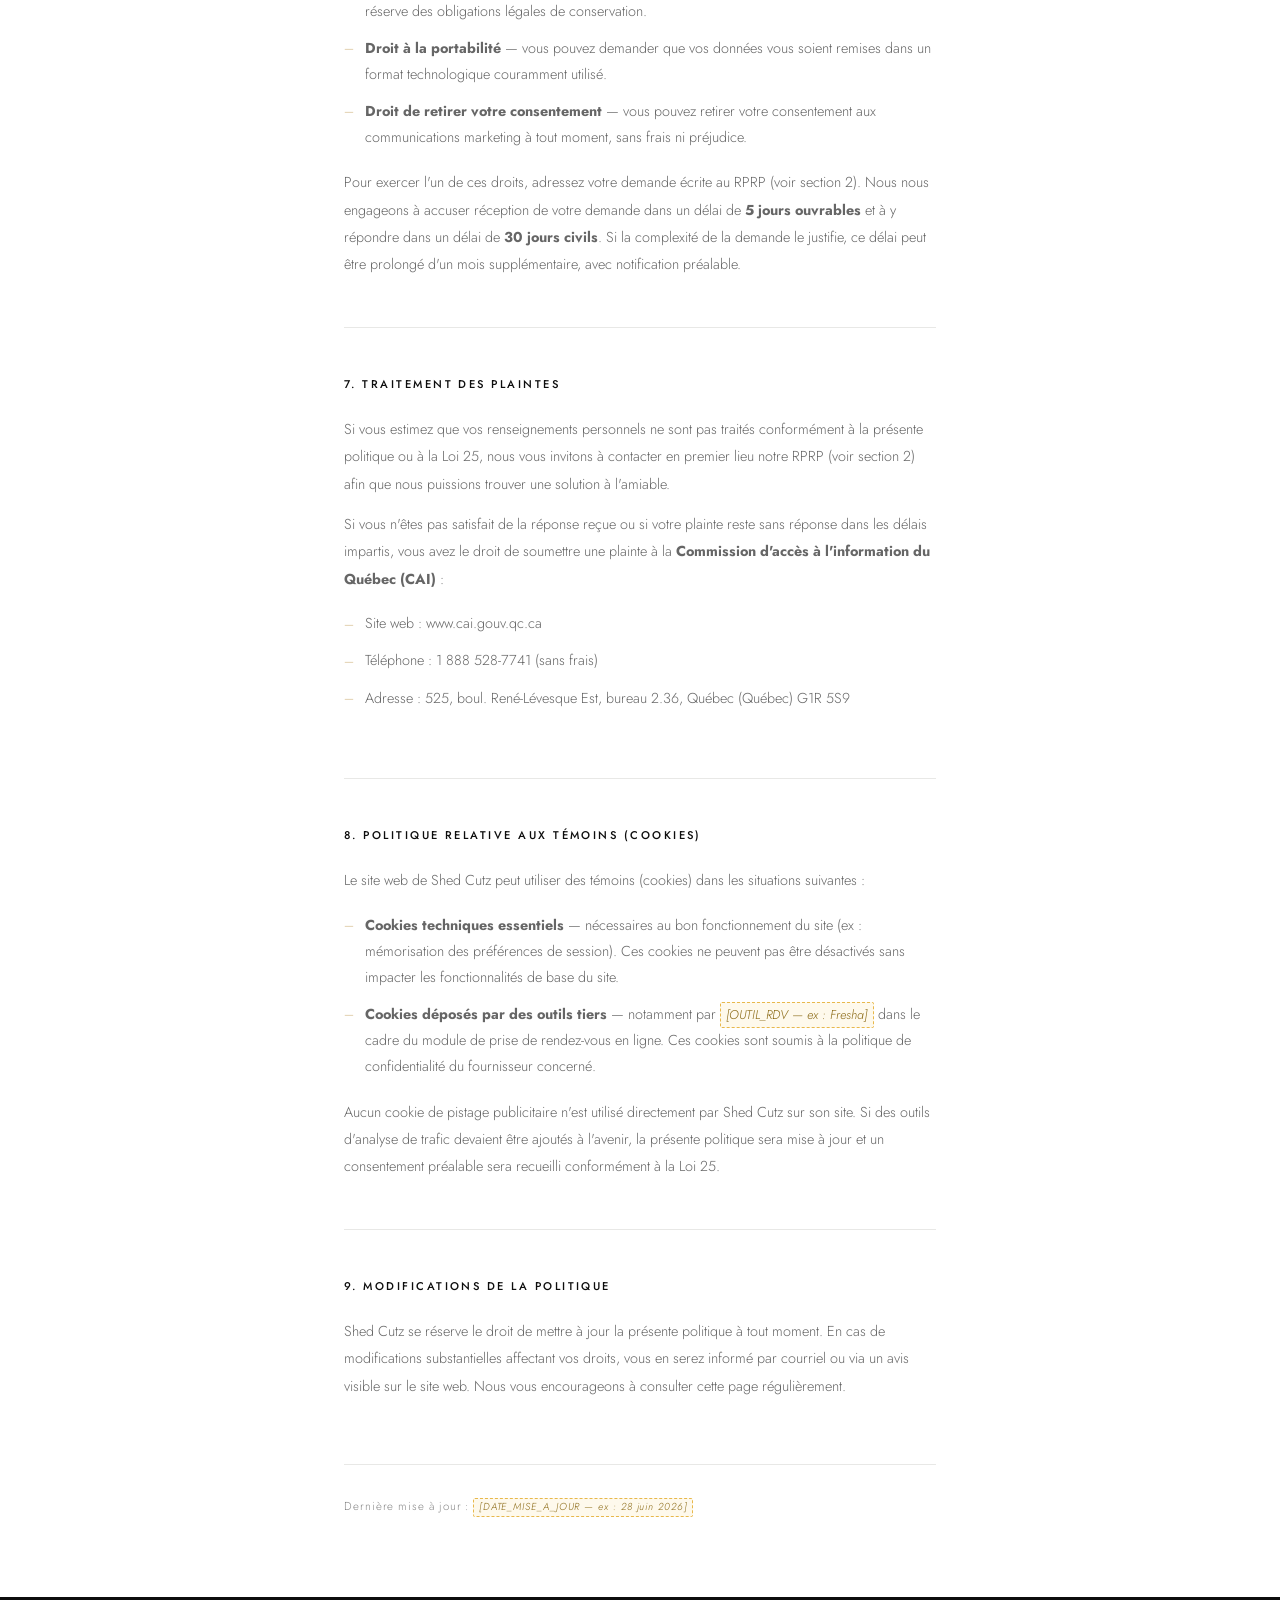
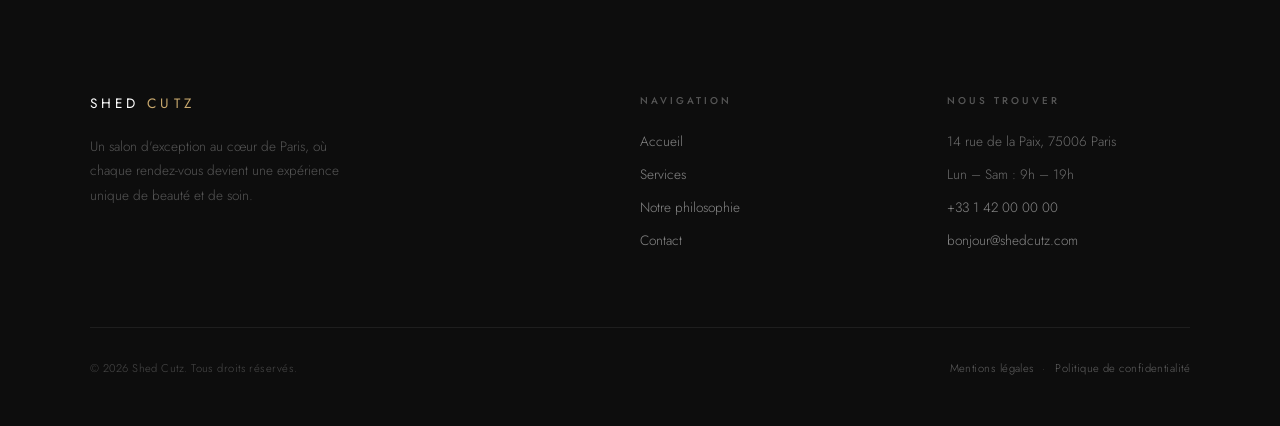
<file: confidentialite.html>
<!DOCTYPE html>
<html lang="fr">
<head>
  <meta charset="UTF-8" />
  <meta name="viewport" content="width=device-width, initial-scale=1.0" />
  <title>Politique de confidentialité — Shed Cutz</title>
  <link rel="preconnect" href="https://fonts.googleapis.com" />
  <link rel="preconnect" href="https://fonts.gstatic.com" crossorigin />
  <link href="https://fonts.googleapis.com/css2?family=Jost:ital,wght@0,200;0,300;0,400;0,500;1,300&display=swap" rel="stylesheet" />
  <link rel="stylesheet" href="style.css" />
</head>
<body>

  <!-- NAVIGATION -->
  <nav>
    <a href="index.html" class="nav-logo">Shed <span class="accent">Cutz</span></a>
    <ul class="nav-links">
      <li><a href="index.html#services">Services</a></li>
      <li><a href="index.html#philosophie">Philosophie</a></li>
      <li><a href="index.html#contact">Contact</a></li>
      <!-- TODO FRESHA: remplacer href="#" par le vrai lien de réservation Fresha, ou remplacer ce bouton par l'embed iframe Fresha -->
      <li><a href="#" class="btn btn-gold">Réserver</a></li>
    </ul>
  </nav>


  <!-- EN-TÊTE DE PAGE -->
  <div class="legal-hero">
    <span class="section-eyebrow">Shed Cutz</span>
    <h1>Politique de<br>confidentialité</h1>
  </div>


  <!-- CONTENU -->
  <div class="legal-content">

    <p class="legal-intro">
      La présente politique de confidentialité décrit comment Shed Cutz
      collecte, utilise et protège vos renseignements personnels, conformément
      à la <em>Loi modernisant des dispositions législatives en matière de
      protection des renseignements personnels</em> (Loi 25, Québec) et à ses
      règlements d'application.
    </p>


    <!-- 1 -->
    <div class="legal-section">
      <h2>1. Identité de l'entreprise</h2>
      <p>
        <strong class="placeholder">[NOM_ENTREPRISE_LEGAL]</strong>, ci-après désigné
        « Shed Cutz » ou « le Salon », est responsable du traitement de vos
        renseignements personnels dans le cadre de l'exploitation du salon de coiffure
        Shed Cutz.
      </p>
      <ul>
        <li>Adresse : <span class="placeholder">[ADRESSE_COMPLETE]</span></li>
        <li>Téléphone : <span class="placeholder">[NUMERO_TELEPHONE]</span></li>
        <li>Courriel général : <span class="placeholder">[EMAIL_CONTACT]</span></li>
      </ul>
    </div>


    <!-- 2 -->
    <div class="legal-section">
      <h2>2. Responsable de la protection des renseignements personnels (RPRP)</h2>
      <p>
        Conformément à la Loi 25, Shed Cutz a désigné un Responsable de la
        protection des renseignements personnels (RPRP) chargé de veiller au respect
        de la présente politique et de traiter vos demandes relatives à vos données.
      </p>
      <ul>
        <li>Nom : <span class="placeholder">[NOM_RPRP]</span></li>
        <li>Titre : <span class="placeholder">[TITRE_RPRP]</span></li>
        <li>Courriel : <span class="placeholder">[EMAIL_RPRP]</span></li>
      </ul>
      <p>
        Toute question ou demande concernant vos renseignements personnels doit
        être adressée directement au RPRP par courriel à l'adresse indiquée ci-dessus.
      </p>
    </div>


    <!-- 3 -->
    <div class="legal-section">
      <h2>3. Renseignements collectés et finalités</h2>
      <p>
        Shed Cutz collecte uniquement les renseignements personnels nécessaires
        à la fourniture de ses services. Voici les catégories de données collectées
        et les raisons pour lesquelles elles le sont :
      </p>
      <ul>
        <li>
          <strong>Nom et prénom</strong> — pour personnaliser votre expérience,
          gérer votre dossier client et vous identifier lors de votre rendez-vous.
        </li>
        <li>
          <strong>Adresse courriel</strong> — pour vous envoyer la confirmation
          de votre rendez-vous, un rappel la veille, et, si vous y consentez,
          nos communications promotionnelles.
        </li>
        <li>
          <strong>Numéro de téléphone</strong> — pour vous contacter en cas
          de modification ou d'annulation de votre rendez-vous.
        </li>
        <li>
          <strong>Historique des prestations</strong> — pour assurer la continuité
          et la cohérence des soins capillaires d'une visite à l'autre.
        </li>
        <li>
          <strong>Données de navigation (cookies techniques)</strong> — pour assurer
          le bon fonctionnement du site web. Voir section 8 pour les détails.
        </li>
      </ul>
      <p>
        Aucun renseignement sensible (données de santé, données bancaires complètes,
        numéro d'assurance sociale) n'est collecté ou conservé par Shed Cutz.
      </p>
    </div>


    <!-- 4 -->
    <div class="legal-section">
      <h2>4. Sous-traitants et outils tiers</h2>
      <p>
        Dans le cadre de ses activités, Shed Cutz fait appel à des fournisseurs
        tiers qui peuvent être amenés à traiter vos renseignements personnels en son
        nom. Ces sous-traitants sont tenus contractuellement au même niveau de
        protection que Shed Cutz.
      </p>
      <p>
        Liste des outils tiers utilisés :
        <span class="placeholder">[LISTE_OUTILS_TIERS — ex : Fresha pour la prise de rendez-vous en ligne, [NOM_HEBERGEUR] pour l'hébergement du site, [NOM_OUTIL_EMAIL] pour l'envoi de courriels transactionnels]</span>
      </p>
      <p>
        Si l'un de ces fournisseurs est situé à l'extérieur du Québec ou du Canada,
        Shed Cutz s'engage à effectuer une évaluation des facteurs relatifs à
        la vie privée (ÉFVP) avant tout transfert, conformément à la Loi 25.
      </p>
    </div>


    <!-- 5 -->
    <div class="legal-section">
      <h2>5. Durée de conservation et destruction des données</h2>
      <p>
        Vos renseignements personnels sont conservés aussi longtemps que nécessaire
        aux fins pour lesquelles ils ont été collectés, et conformément aux obligations
        légales applicables :
      </p>
      <ul>
        <li>
          <strong>Dossier client actif</strong> — conservé pendant toute la durée
          de la relation client, plus une période de <span class="placeholder">[DURÉE — ex : 3 ans]</span>
          après le dernier rendez-vous.
        </li>
        <li>
          <strong>Données de facturation</strong> — conservées pendant
          <span class="placeholder">[DURÉE — ex : 7 ans]</span> conformément aux
          obligations comptables et fiscales.
        </li>
        <li>
          <strong>Données de consentement aux communications marketing</strong> —
          conservées jusqu'au retrait du consentement, puis supprimées dans un
          délai de 30 jours.
        </li>
      </ul>
      <p>
        À l'expiration de ces délais, vos données sont détruites de façon sécurisée
        (suppression définitive des fichiers numériques avec écrasement des données,
        destruction physique des documents papier si applicable) ou anonymisées de
        façon irréversible à des fins statistiques.
      </p>
    </div>


    <!-- 6 -->
    <div class="legal-section">
      <h2>6. Vos droits</h2>
      <p>
        Conformément à la Loi 25, vous disposez des droits suivants concernant
        vos renseignements personnels :
      </p>
      <ul>
        <li>
          <strong>Droit d'accès</strong> — vous pouvez demander à consulter les
          renseignements que nous détenons à votre sujet.
        </li>
        <li>
          <strong>Droit de rectification</strong> — vous pouvez demander la
          correction de toute information inexacte ou incomplète.
        </li>
        <li>
          <strong>Droit à l'effacement</strong> — vous pouvez demander la suppression
          de vos renseignements, sous réserve des obligations légales de conservation.
        </li>
        <li>
          <strong>Droit à la portabilité</strong> — vous pouvez demander que vos
          données vous soient remises dans un format technologique couramment utilisé.
        </li>
        <li>
          <strong>Droit de retirer votre consentement</strong> — vous pouvez
          retirer votre consentement aux communications marketing à tout moment,
          sans frais ni préjudice.
        </li>
      </ul>
      <p>
        Pour exercer l'un de ces droits, adressez votre demande écrite au RPRP
        (voir section 2). Nous nous engageons à accuser réception de votre
        demande dans un délai de <strong>5 jours ouvrables</strong> et à y
        répondre dans un délai de <strong>30 jours civils</strong>. Si la
        complexité de la demande le justifie, ce délai peut être prolongé d'un
        mois supplémentaire, avec notification préalable.
      </p>
    </div>


    <!-- 7 -->
    <div class="legal-section">
      <h2>7. Traitement des plaintes</h2>
      <p>
        Si vous estimez que vos renseignements personnels ne sont pas traités
        conformément à la présente politique ou à la Loi 25, nous vous invitons
        à contacter en premier lieu notre RPRP (voir section 2) afin que nous
        puissions trouver une solution à l'amiable.
      </p>
      <p>
        Si vous n'êtes pas satisfait de la réponse reçue ou si votre plainte
        reste sans réponse dans les délais impartis, vous avez le droit de
        soumettre une plainte à la <strong>Commission d'accès à l'information
        du Québec (CAI)</strong> :
      </p>
      <ul>
        <li>Site web : www.cai.gouv.qc.ca</li>
        <li>Téléphone : 1 888 528-7741 (sans frais)</li>
        <li>Adresse : 525, boul. René-Lévesque Est, bureau 2.36, Québec (Québec) G1R 5S9</li>
      </ul>
    </div>


    <!-- 8 -->
    <div class="legal-section">
      <h2>8. Politique relative aux témoins (cookies)</h2>
      <p>
        Le site web de Shed Cutz peut utiliser des témoins (cookies) dans
        les situations suivantes :
      </p>
      <ul>
        <li>
          <strong>Cookies techniques essentiels</strong> — nécessaires au bon
          fonctionnement du site (ex : mémorisation des préférences de session).
          Ces cookies ne peuvent pas être désactivés sans impacter les fonctionnalités
          de base du site.
        </li>
        <li>
          <strong>Cookies déposés par des outils tiers</strong> — notamment par
          <span class="placeholder">[OUTIL_RDV — ex : Fresha]</span> dans le cadre
          du module de prise de rendez-vous en ligne. Ces cookies sont soumis à la
          politique de confidentialité du fournisseur concerné.
        </li>
      </ul>
      <p>
        Aucun cookie de pistage publicitaire n'est utilisé directement par Shed Cutz
        sur son site. Si des outils d'analyse de trafic devaient être ajoutés à l'avenir,
        la présente politique sera mise à jour et un consentement préalable sera recueilli
        conformément à la Loi 25.
      </p>
    </div>


    <!-- 9 -->
    <div class="legal-section">
      <h2>9. Modifications de la politique</h2>
      <p>
        Shed Cutz se réserve le droit de mettre à jour la présente politique
        à tout moment. En cas de modifications substantielles affectant vos droits,
        vous en serez informé par courriel ou via un avis visible sur le site web.
        Nous vous encourageons à consulter cette page régulièrement.
      </p>
    </div>


    <p class="legal-update">
      Dernière mise à jour : <span class="placeholder">[DATE_MISE_A_JOUR — ex : 28 juin 2026]</span>
    </p>

  </div>


  <!-- FOOTER -->
  <footer id="contact">
    <div class="footer-grid">
      <div class="footer-brand">
        <a href="index.html" class="nav-logo">Shed <span class="accent">Cutz</span></a>
        <p>
          Un salon d'exception au cœur de Paris, où chaque rendez-vous
          devient une expérience unique de beauté et de soin.
        </p>
      </div>

      <div class="footer-col">
        <h4>Navigation</h4>
        <ul>
          <li><a href="index.html">Accueil</a></li>
          <li><a href="index.html#services">Services</a></li>
          <li><a href="index.html#philosophie">Notre philosophie</a></li>
          <li><a href="index.html#contact">Contact</a></li>
        </ul>
      </div>

      <div class="footer-col">
        <h4>Nous trouver</h4>
        <ul>
          <li>14 rue de la Paix, 75006 Paris</li>
          <li>Lun – Sam : 9h – 19h</li>
          <li><a href="tel:+33142000000">+33 1 42 00 00 00</a></li>
          <li><a href="mailto:bonjour@shedcutz.com">bonjour@shedcutz.com</a></li>
        </ul>
      </div>
    </div>

    <div class="footer-bottom">
      <span>&copy; 2026 Shed Cutz. Tous droits réservés.</span>
      <span>
        <a href="mentions-legales.html">Mentions légales</a>&nbsp;&nbsp;·&nbsp;&nbsp;
        <a href="confidentialite.html">Politique de confidentialité</a>
      </span>
    </div>
  </footer>

</body>
</html>
</file>
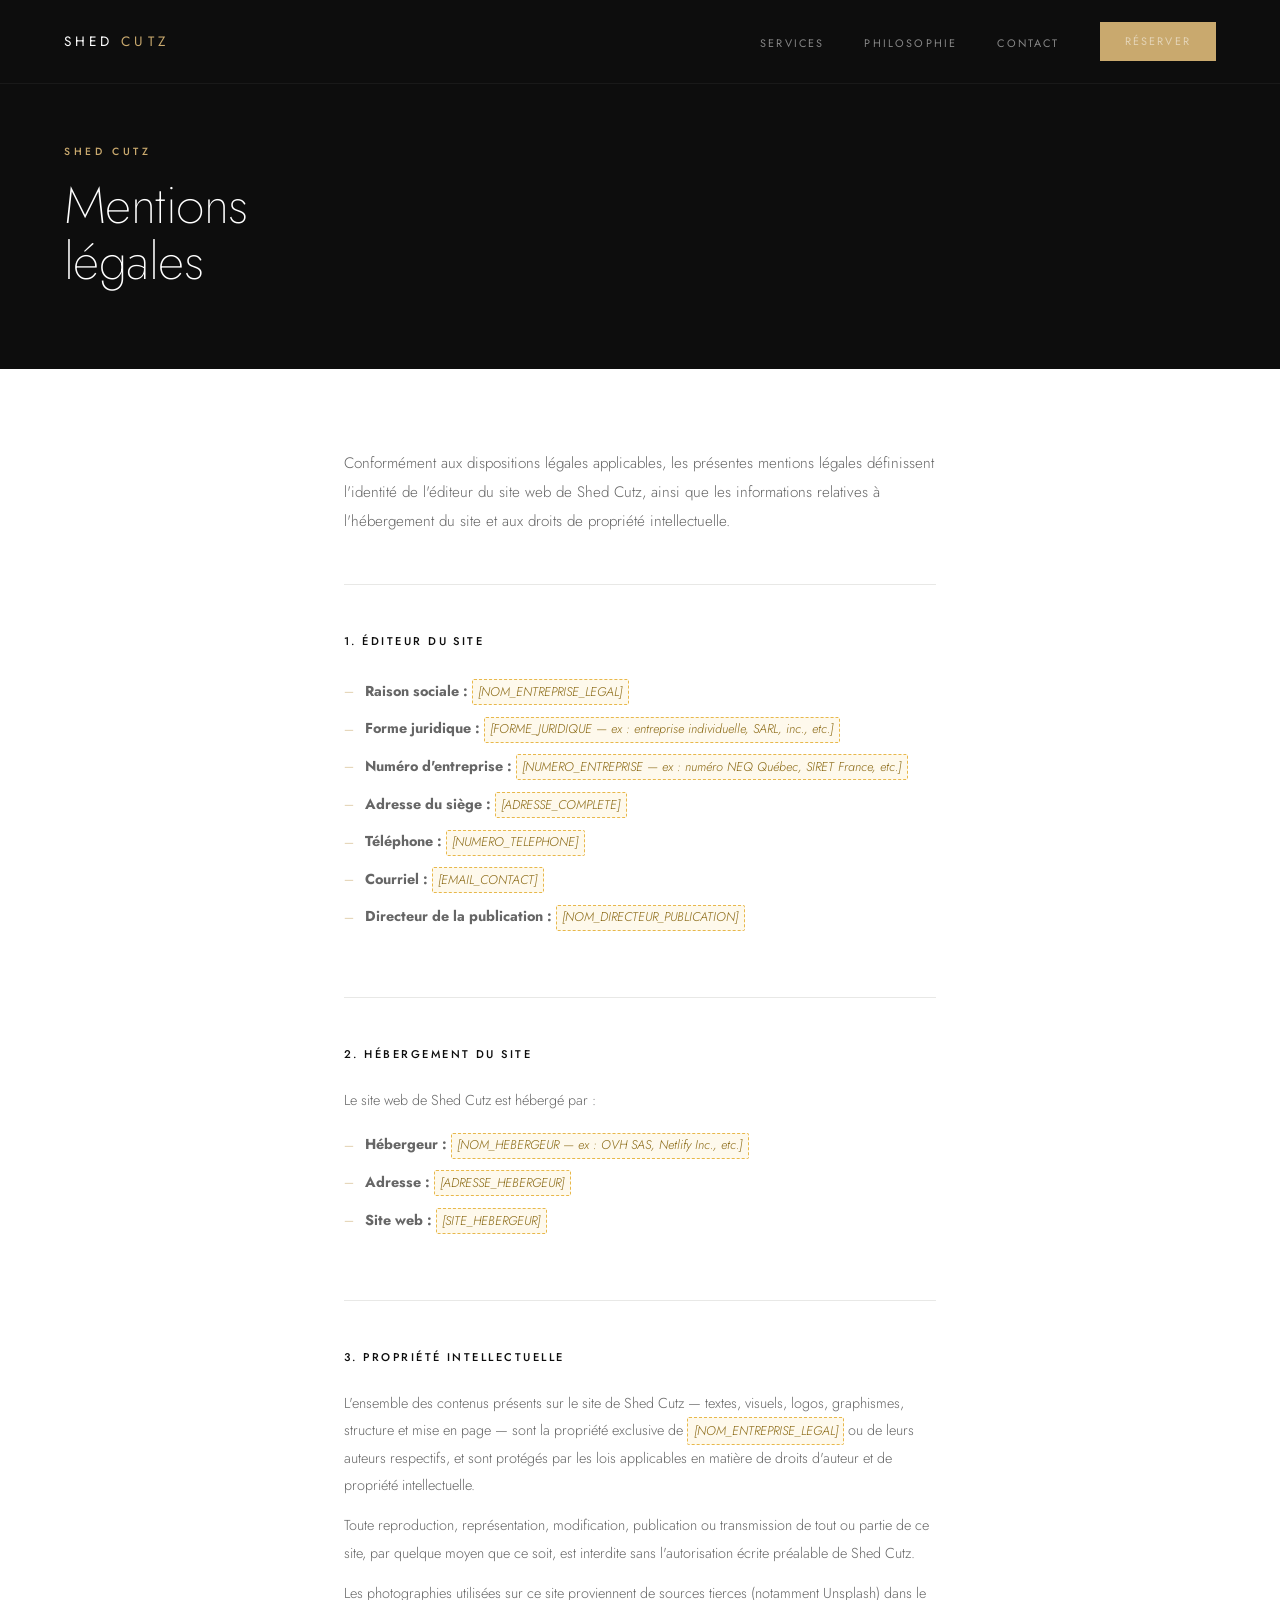
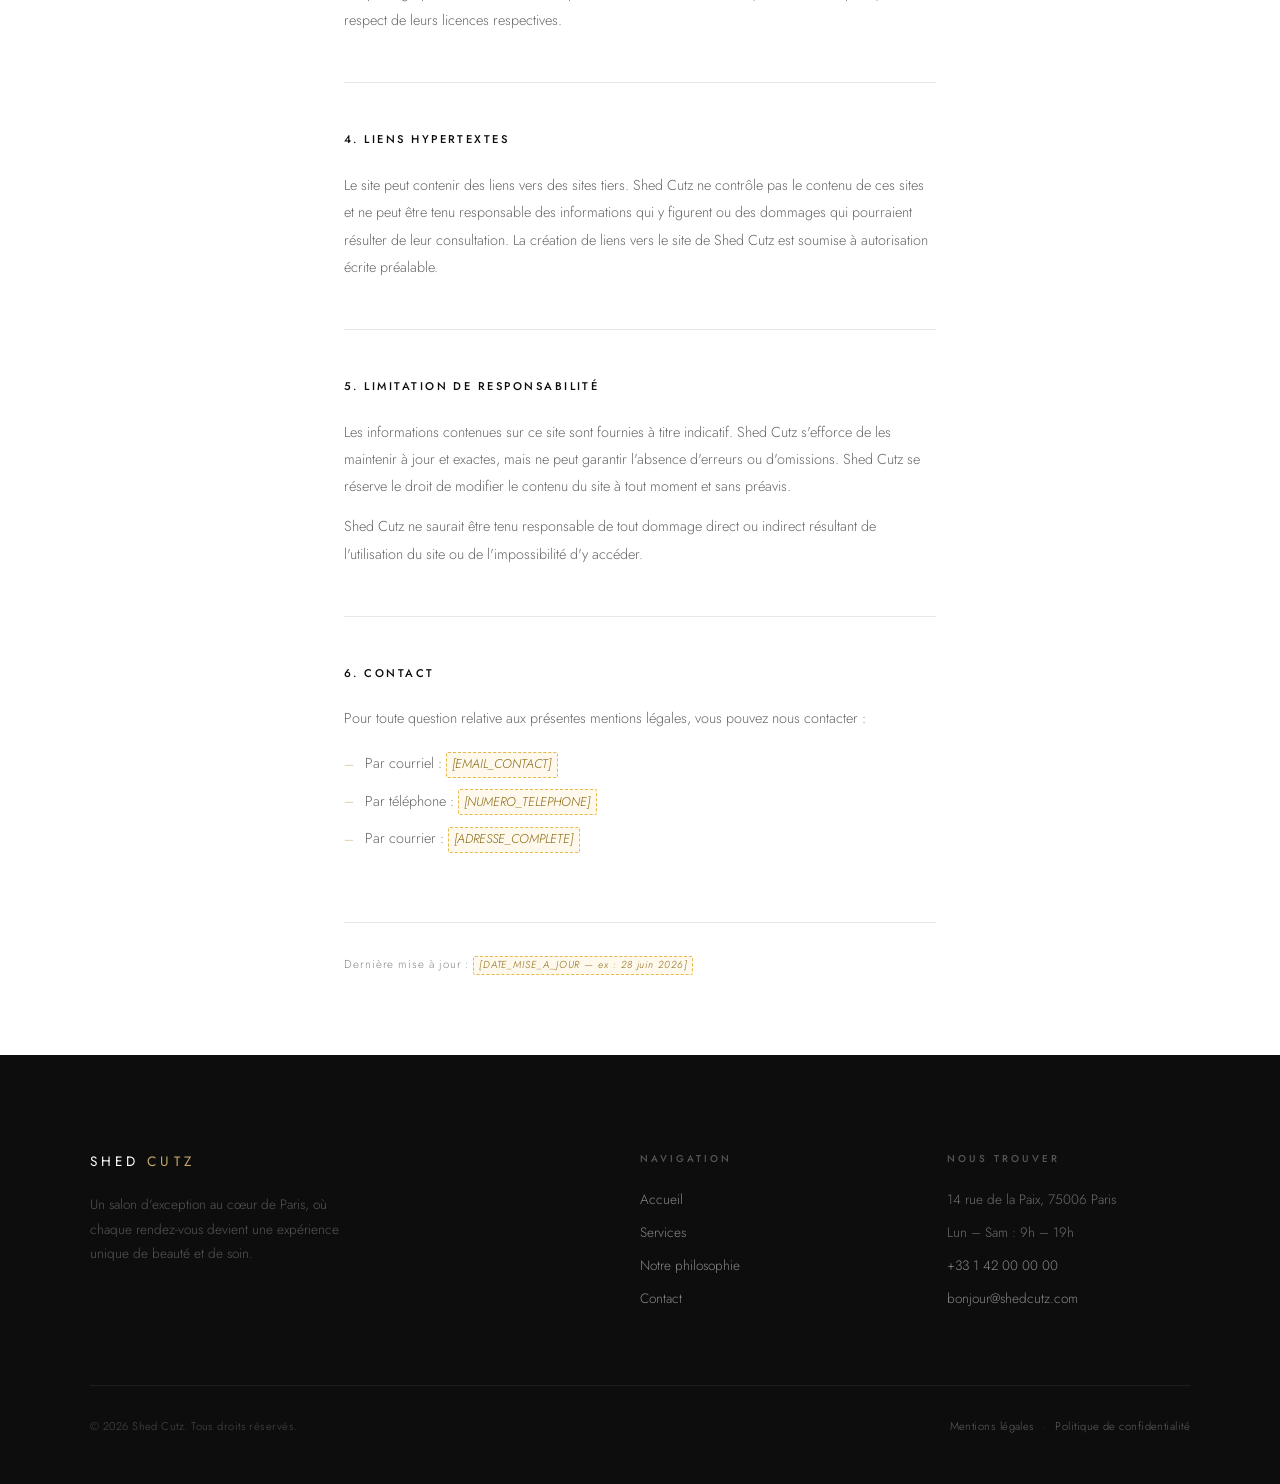
<file: mentions-legales.html>
<!DOCTYPE html>
<html lang="fr">
<head>
  <meta charset="UTF-8" />
  <meta name="viewport" content="width=device-width, initial-scale=1.0" />
  <title>Mentions légales — Shed Cutz</title>
  <link rel="preconnect" href="https://fonts.googleapis.com" />
  <link rel="preconnect" href="https://fonts.gstatic.com" crossorigin />
  <link href="https://fonts.googleapis.com/css2?family=Jost:ital,wght@0,200;0,300;0,400;0,500;1,300&display=swap" rel="stylesheet" />
  <link rel="stylesheet" href="style.css" />
</head>
<body>

  <!-- NAVIGATION -->
  <nav>
    <a href="index.html" class="nav-logo">Shed <span class="accent">Cutz</span></a>
    <ul class="nav-links">
      <li><a href="index.html#services">Services</a></li>
      <li><a href="index.html#philosophie">Philosophie</a></li>
      <li><a href="index.html#contact">Contact</a></li>
      <!-- TODO FRESHA: remplacer href="#" par le vrai lien de réservation Fresha, ou remplacer ce bouton par l'embed iframe Fresha -->
      <li><a href="#" class="btn btn-gold">Réserver</a></li>
    </ul>
  </nav>


  <!-- EN-TÊTE DE PAGE -->
  <div class="legal-hero">
    <span class="section-eyebrow">Shed Cutz</span>
    <h1>Mentions<br>légales</h1>
  </div>


  <!-- CONTENU -->
  <div class="legal-content">

    <p class="legal-intro">
      Conformément aux dispositions légales applicables, les présentes mentions
      légales définissent l'identité de l'éditeur du site web de Shed Cutz,
      ainsi que les informations relatives à l'hébergement du site et aux droits
      de propriété intellectuelle.
    </p>


    <!-- 1 -->
    <div class="legal-section">
      <h2>1. Éditeur du site</h2>
      <ul>
        <li>
          <strong>Raison sociale :</strong>
          <span class="placeholder">[NOM_ENTREPRISE_LEGAL]</span>
        </li>
        <li>
          <strong>Forme juridique :</strong>
          <span class="placeholder">[FORME_JURIDIQUE — ex : entreprise individuelle, SARL, inc., etc.]</span>
        </li>
        <li>
          <strong>Numéro d'entreprise :</strong>
          <span class="placeholder">[NUMERO_ENTREPRISE — ex : numéro NEQ Québec, SIRET France, etc.]</span>
        </li>
        <li>
          <strong>Adresse du siège :</strong>
          <span class="placeholder">[ADRESSE_COMPLETE]</span>
        </li>
        <li>
          <strong>Téléphone :</strong>
          <span class="placeholder">[NUMERO_TELEPHONE]</span>
        </li>
        <li>
          <strong>Courriel :</strong>
          <span class="placeholder">[EMAIL_CONTACT]</span>
        </li>
        <li>
          <strong>Directeur de la publication :</strong>
          <span class="placeholder">[NOM_DIRECTEUR_PUBLICATION]</span>
        </li>
      </ul>
    </div>


    <!-- 2 -->
    <div class="legal-section">
      <h2>2. Hébergement du site</h2>
      <p>
        Le site web de Shed Cutz est hébergé par :
      </p>
      <ul>
        <li>
          <strong>Hébergeur :</strong>
          <span class="placeholder">[NOM_HEBERGEUR — ex : OVH SAS, Netlify Inc., etc.]</span>
        </li>
        <li>
          <strong>Adresse :</strong>
          <span class="placeholder">[ADRESSE_HEBERGEUR]</span>
        </li>
        <li>
          <strong>Site web :</strong>
          <span class="placeholder">[SITE_HEBERGEUR]</span>
        </li>
      </ul>
    </div>


    <!-- 3 -->
    <div class="legal-section">
      <h2>3. Propriété intellectuelle</h2>
      <p>
        L'ensemble des contenus présents sur le site de Shed Cutz — textes,
        visuels, logos, graphismes, structure et mise en page — sont la propriété
        exclusive de <span class="placeholder">[NOM_ENTREPRISE_LEGAL]</span> ou de
        leurs auteurs respectifs, et sont protégés par les lois applicables en matière
        de droits d'auteur et de propriété intellectuelle.
      </p>
      <p>
        Toute reproduction, représentation, modification, publication ou transmission
        de tout ou partie de ce site, par quelque moyen que ce soit, est interdite
        sans l'autorisation écrite préalable de Shed Cutz.
      </p>
      <p>
        Les photographies utilisées sur ce site proviennent de sources tierces
        (notamment Unsplash) dans le respect de leurs licences respectives.
      </p>
    </div>


    <!-- 4 -->
    <div class="legal-section">
      <h2>4. Liens hypertextes</h2>
      <p>
        Le site peut contenir des liens vers des sites tiers. Shed Cutz ne
        contrôle pas le contenu de ces sites et ne peut être tenu responsable des
        informations qui y figurent ou des dommages qui pourraient résulter de leur
        consultation. La création de liens vers le site de Shed Cutz est soumise
        à autorisation écrite préalable.
      </p>
    </div>


    <!-- 5 -->
    <div class="legal-section">
      <h2>5. Limitation de responsabilité</h2>
      <p>
        Les informations contenues sur ce site sont fournies à titre indicatif.
        Shed Cutz s'efforce de les maintenir à jour et exactes, mais ne peut
        garantir l'absence d'erreurs ou d'omissions. Shed Cutz se réserve le
        droit de modifier le contenu du site à tout moment et sans préavis.
      </p>
      <p>
        Shed Cutz ne saurait être tenu responsable de tout dommage direct ou
        indirect résultant de l'utilisation du site ou de l'impossibilité d'y accéder.
      </p>
    </div>


    <!-- 6 -->
    <div class="legal-section">
      <h2>6. Contact</h2>
      <p>
        Pour toute question relative aux présentes mentions légales, vous pouvez
        nous contacter :
      </p>
      <ul>
        <li>
          Par courriel : <span class="placeholder">[EMAIL_CONTACT]</span>
        </li>
        <li>
          Par téléphone : <span class="placeholder">[NUMERO_TELEPHONE]</span>
        </li>
        <li>
          Par courrier : <span class="placeholder">[ADRESSE_COMPLETE]</span>
        </li>
      </ul>
    </div>


    <p class="legal-update">
      Dernière mise à jour : <span class="placeholder">[DATE_MISE_A_JOUR — ex : 28 juin 2026]</span>
    </p>

  </div>


  <!-- FOOTER -->
  <footer id="contact">
    <div class="footer-grid">
      <div class="footer-brand">
        <a href="index.html" class="nav-logo">Shed <span class="accent">Cutz</span></a>
        <p>
          Un salon d'exception au cœur de Paris, où chaque rendez-vous
          devient une expérience unique de beauté et de soin.
        </p>
      </div>

      <div class="footer-col">
        <h4>Navigation</h4>
        <ul>
          <li><a href="index.html">Accueil</a></li>
          <li><a href="index.html#services">Services</a></li>
          <li><a href="index.html#philosophie">Notre philosophie</a></li>
          <li><a href="index.html#contact">Contact</a></li>
        </ul>
      </div>

      <div class="footer-col">
        <h4>Nous trouver</h4>
        <ul>
          <li>14 rue de la Paix, 75006 Paris</li>
          <li>Lun – Sam : 9h – 19h</li>
          <li><a href="tel:+33142000000">+33 1 42 00 00 00</a></li>
          <li><a href="mailto:bonjour@shedcutz.com">bonjour@shedcutz.com</a></li>
        </ul>
      </div>
    </div>

    <div class="footer-bottom">
      <span>&copy; 2026 Shed Cutz. Tous droits réservés.</span>
      <span>
        <a href="mentions-legales.html">Mentions légales</a>&nbsp;&nbsp;·&nbsp;&nbsp;
        <a href="confidentialite.html">Politique de confidentialité</a>
      </span>
    </div>
  </footer>

</body>
</html>
</file>
<file: style.css>
/* ── RESET & VARIABLES ── */
*, *::before, *::after { box-sizing: border-box; margin: 0; padding: 0; }

:root {
  --black:       #0d0d0d;
  --white:       #ffffff;
  --off-white:   #f7f7f5;
  --grey-border: #e8e8e6;
  --grey-mid:    #888;
  --gold:        #c9a96e;
  --gold-dark:   #b08950;
  --text:        #1a1a1a;
  --text-mid:    #666;
  --font: 'Jost', 'Helvetica Neue', Arial, sans-serif;
}

html { scroll-behavior: smooth; }

body {
  font-family: var(--font);
  color: var(--text);
  background: var(--white);
  font-weight: 300;
  line-height: 1.6;
  -webkit-font-smoothing: antialiased;
}

/* ── BOUTONS ── */
.btn {
  display: inline-block;
  padding: 0.9rem 2.2rem;
  font-size: 0.72rem;
  letter-spacing: 0.2em;
  text-transform: uppercase;
  text-decoration: none;
  font-weight: 500;
  font-family: var(--font);
  transition: background 0.25s, color 0.25s, border-color 0.25s;
  cursor: pointer;
  border: 1px solid transparent;
  white-space: nowrap;
}

.btn-dark { background: var(--black); color: var(--white); border-color: var(--black); }
.btn-dark:hover { background: var(--gold); border-color: var(--gold); }

.btn-gold { background: var(--gold); color: var(--white); border-color: var(--gold); }
.btn-gold:hover { background: var(--gold-dark); border-color: var(--gold-dark); }

.btn-outline { background: transparent; color: var(--text); border-color: var(--grey-border); }
.btn-outline:hover { border-color: var(--black); }

.btn-outline-white { background: transparent; color: var(--white); border-color: rgba(255,255,255,0.35); }
.btn-outline-white:hover { border-color: rgba(255,255,255,0.9); }

/* ── NAVIGATION ── */
nav {
  position: fixed;
  top: 0; left: 0; right: 0;
  z-index: 200;
  display: flex;
  justify-content: space-between;
  align-items: center;
  padding: 1.4rem 4rem;
  background: var(--black);
  border-bottom: 1px solid rgba(255,255,255,0.05);
}

.nav-logo {
  font-family: var(--font);
  font-size: 0.85rem;
  font-weight: 400;
  letter-spacing: 0.3em;
  text-transform: uppercase;
  color: var(--white);
  text-decoration: none;
}

.nav-logo .accent { color: var(--gold); }

.nav-links {
  list-style: none;
  display: flex;
  gap: 2.5rem;
  align-items: center;
}

.nav-links > li > a {
  color: rgba(255,255,255,0.5);
  text-decoration: none;
  font-size: 0.68rem;
  letter-spacing: 0.2em;
  text-transform: uppercase;
  font-weight: 400;
  transition: color 0.2s;
}
.nav-links > li > a:hover { color: var(--white); }
.nav-links .btn { padding: 0.6rem 1.5rem; }

/* ── EYEBROW (label de section) ── */
.section-eyebrow {
  font-size: 0.65rem;
  letter-spacing: 0.35em;
  text-transform: uppercase;
  color: var(--gold);
  font-weight: 500;
  display: block;
  margin-bottom: 1rem;
}

/* ── FOOTER ── */
footer {
  background: var(--black);
  padding: 6rem 4rem 3rem;
}

.footer-grid {
  display: grid;
  grid-template-columns: 2fr 1fr 1fr;
  gap: 4rem;
  max-width: 1100px;
  margin: 0 auto 4rem;
}

.footer-brand .nav-logo {
  display: block;
  margin-bottom: 1.2rem;
}

.footer-brand p {
  font-size: 0.85rem;
  line-height: 1.8;
  color: rgba(255,255,255,0.3);
  max-width: 280px;
}

.footer-col h4 {
  font-size: 0.62rem;
  letter-spacing: 0.3em;
  text-transform: uppercase;
  font-weight: 500;
  color: rgba(255,255,255,0.3);
  margin-bottom: 1.4rem;
}

.footer-col ul { list-style: none; }

.footer-col ul li {
  margin-bottom: 0.7rem;
  font-size: 0.85rem;
  font-weight: 300;
  color: rgba(255,255,255,0.4);
}

.footer-col ul li a {
  color: rgba(255,255,255,0.5);
  text-decoration: none;
  transition: color 0.2s;
}
.footer-col ul li a:hover { color: var(--gold); }

.footer-bottom {
  border-top: 1px solid rgba(255,255,255,0.07);
  padding-top: 2rem;
  display: flex;
  justify-content: space-between;
  align-items: center;
  max-width: 1100px;
  margin: 0 auto;
  font-size: 0.7rem;
  letter-spacing: 0.04em;
  color: rgba(255,255,255,0.25);
}

.footer-bottom a {
  color: rgba(255,255,255,0.35);
  text-decoration: none;
  transition: color 0.2s;
}
.footer-bottom a:hover { color: var(--gold); }

/* ── PAGES LÉGALES ── */
.legal-hero {
  background: var(--black);
  padding: 9rem 4rem 5rem;
  max-width: 100%;
}

.legal-hero .section-eyebrow { margin-bottom: 1rem; }

.legal-hero h1 {
  font-size: clamp(2rem, 4vw, 3.2rem);
  font-weight: 200;
  color: var(--white);
  letter-spacing: -0.01em;
  line-height: 1.1;
}

.legal-content {
  max-width: 720px;
  margin: 0 auto;
  padding: 5rem 4rem;
}

.legal-intro {
  font-size: 0.95rem;
  line-height: 1.9;
  color: var(--text-mid);
  font-weight: 300;
  padding-bottom: 3rem;
  border-bottom: 1px solid var(--grey-border);
  margin-bottom: 3rem;
}

.legal-section {
  margin-bottom: 3rem;
  padding-bottom: 3rem;
  border-bottom: 1px solid var(--grey-border);
}

.legal-section:last-of-type {
  border-bottom: none;
  margin-bottom: 0;
  padding-bottom: 0;
}

.legal-section h2 {
  font-size: 0.7rem;
  font-weight: 500;
  letter-spacing: 0.22em;
  text-transform: uppercase;
  color: var(--black);
  margin-bottom: 1.4rem;
}

.legal-section p {
  font-size: 0.9rem;
  line-height: 1.9;
  color: var(--text-mid);
  font-weight: 300;
  margin-bottom: 0.8rem;
}

.legal-section p:last-child { margin-bottom: 0; }

.legal-section ul {
  list-style: none;
  padding: 0;
  margin: 0.8rem 0;
}

.legal-section ul li {
  font-size: 0.9rem;
  line-height: 1.8;
  color: var(--text-mid);
  font-weight: 300;
  padding: 0.35rem 0 0.35rem 1.3rem;
  position: relative;
}

.legal-section ul li::before {
  content: '—';
  position: absolute;
  left: 0;
  color: var(--gold);
  font-size: 0.7rem;
  top: 0.5rem;
}

.placeholder {
  display: inline-block;
  background: #fef9ec;
  border: 1px dashed #e8b84b;
  padding: 0.05em 0.45em;
  border-radius: 2px;
  font-style: italic;
  color: #8a6914;
  font-size: 0.88em;
}

.legal-update {
  font-size: 0.72rem;
  color: var(--grey-mid);
  letter-spacing: 0.08em;
  margin-top: 4rem;
  padding-top: 2rem;
  border-top: 1px solid var(--grey-border);
}

/* ── RESPONSIVE GLOBAL ── */
@media (max-width: 900px) {
  nav { padding: 1rem 1.5rem; }
  .nav-links { display: none; }

  footer { padding: 4rem 1.5rem 2.5rem; }
  .footer-grid { grid-template-columns: 1fr; gap: 2.5rem; }
  .footer-bottom { flex-direction: column; gap: 0.8rem; text-align: center; }

  .legal-hero { padding: 7rem 1.5rem 3.5rem; }
  .legal-content { padding: 3rem 1.5rem; }
}
</file>
<file: animations.css>
/* ──────────────────────────────────────────
   RIDEAU D'OUVERTURE
────────────────────────────────────────── */

.curtain {
  position: fixed;
  inset: 0;
  z-index: 9999;
  overflow: hidden;
}

.curtain-panel {
  position: absolute;
  top: 0;
  width: 50%;
  height: 100%;
  background: #0a0a0a;
  transition: transform 1.1s cubic-bezier(0.77, 0, 0.175, 1);
  will-change: transform;
}

.curtain-panel--left  { left: 0; }
.curtain-panel--right { right: 0; }

.curtain-logo {
  position: absolute;
  top: 50%;
  left: 50%;
  transform: translate(-50%, -50%);
  z-index: 1;
  font-family: 'Playfair Display', Georgia, serif;
  font-size: clamp(1rem, 2.2vw, 1.7rem);
  font-weight: 400;
  letter-spacing: 0.4em;
  text-transform: uppercase;
  color: rgba(255, 255, 255, 0.88);
  white-space: nowrap;
  opacity: 1;
  transition: opacity 0.35s ease;
  user-select: none;
  pointer-events: none;
}

.curtain-logo .accent { color: #c9a227; }

/* État ouvert */
.curtain.is-open .curtain-panel--left  { transform: translateX(-100%); }
.curtain.is-open .curtain-panel--right { transform: translateX(100%); }
.curtain.is-open .curtain-logo         { opacity: 0; }


/* ──────────────────────────────────────────
   FADE-IN AU SCROLL
────────────────────────────────────────── */

.reveal {
  opacity: 0;
  transform: translateY(22px);
  transition: opacity 0.72s ease, transform 0.72s ease;
  will-change: opacity, transform;
}

.reveal.is-visible {
  opacity: 1;
  transform: translateY(0);
}


/* ──────────────────────────────────────────
   FAB PAIEMENT (mobile uniquement)
────────────────────────────────────────── */

.payment-fab {
  position: fixed;
  bottom: 1.5rem;
  right: 1.5rem;
  z-index: 8000;
  width: 50px;
  height: 50px;
  border-radius: 50%;
  background: #c9a227;
  border: none;
  cursor: pointer;
  display: flex;
  align-items: center;
  justify-content: center;
  font-size: 1.1rem;
  font-weight: 700;
  color: #0a0a0a;
  font-family: 'Inter', sans-serif;
  box-shadow: 0 4px 20px rgba(201, 162, 39, 0.45);
  transform: scale(0);
  opacity: 0;
  transition: transform 0.45s cubic-bezier(0.34, 1.56, 0.64, 1), opacity 0.3s ease;
}

.payment-fab.is-visible {
  transform: scale(1);
  opacity: 1;
  animation: fab-pulse 2.2s ease-in-out 0.6s 3;
}

@keyframes fab-pulse {
  0%, 100% { box-shadow: 0 4px 20px rgba(201, 162, 39, 0.45); }
  50%       { box-shadow: 0 4px 28px rgba(201, 162, 39, 0.7), 0 0 0 8px rgba(201, 162, 39, 0.15); }
}

@media (min-width: 769px) {
  .payment-fab { display: none; }
}


/* ──────────────────────────────────────────
   POPUP PAIEMENT
────────────────────────────────────────── */

.payment-notice {
  position: fixed;
  bottom: 2rem;
  right: 2rem;
  z-index: 8000;
  width: 300px;
  background: #111;
  border: 1px solid rgba(201, 162, 39, 0.25);
  border-left: 3px solid #c9a227;
  padding: 1.3rem 1.4rem 1.3rem 1.5rem;
  display: flex;
  gap: 1rem;
  align-items: flex-start;
  box-shadow: 0 12px 40px rgba(0, 0, 0, 0.55);
  transform: translateY(calc(100% + 2rem));
  opacity: 0;
  transition: transform 0.55s cubic-bezier(0.16, 1, 0.3, 1), opacity 0.55s ease;
}

.payment-notice.is-visible {
  transform: translateY(0);
  opacity: 1;
}

.payment-notice-icon {
  width: 34px;
  height: 34px;
  border-radius: 50%;
  background: rgba(201, 162, 39, 0.12);
  border: 1px solid rgba(201, 162, 39, 0.3);
  display: flex;
  align-items: center;
  justify-content: center;
  flex-shrink: 0;
  font-size: 0.9rem;
  color: #c9a227;
  font-weight: 600;
  font-family: 'Inter', sans-serif;
}

.payment-notice-body { flex: 1; }

.payment-notice-label {
  display: block;
  font-size: 0.58rem;
  letter-spacing: 0.28em;
  text-transform: uppercase;
  color: #c9a227;
  font-weight: 500;
  margin-bottom: 0.55rem;
  font-family: 'Inter', sans-serif;
}

.payment-notice-text {
  font-size: 0.82rem;
  line-height: 1.65;
  color: rgba(255, 255, 255, 0.7);
  font-family: 'Inter', sans-serif;
  font-weight: 300;
}

.payment-notice-text strong {
  color: #fff;
  font-weight: 600;
}

.payment-notice-close {
  background: none;
  border: none;
  color: rgba(255, 255, 255, 0.25);
  font-size: 1rem;
  line-height: 1;
  cursor: pointer;
  padding: 0;
  flex-shrink: 0;
  margin-top: 0.1rem;
  transition: color 0.2s;
  font-family: 'Inter', sans-serif;
}

.payment-notice-close:hover { color: #c9a227; }


@media (max-width: 768px) {
  .payment-notice {
    left: 1rem;
    right: 1rem;
    bottom: 1rem;
    width: auto;
  }
}


/* ──────────────────────────────────────────
   ACCESSIBILITÉ — prefers-reduced-motion
────────────────────────────────────────── */

@media (prefers-reduced-motion: reduce) {
  .curtain-panel,
  .curtain-logo {
    transition: none !important;
  }

  .reveal {
    opacity: 1 !important;
    transform: none !important;
    transition: none !important;
  }
}
</file>
